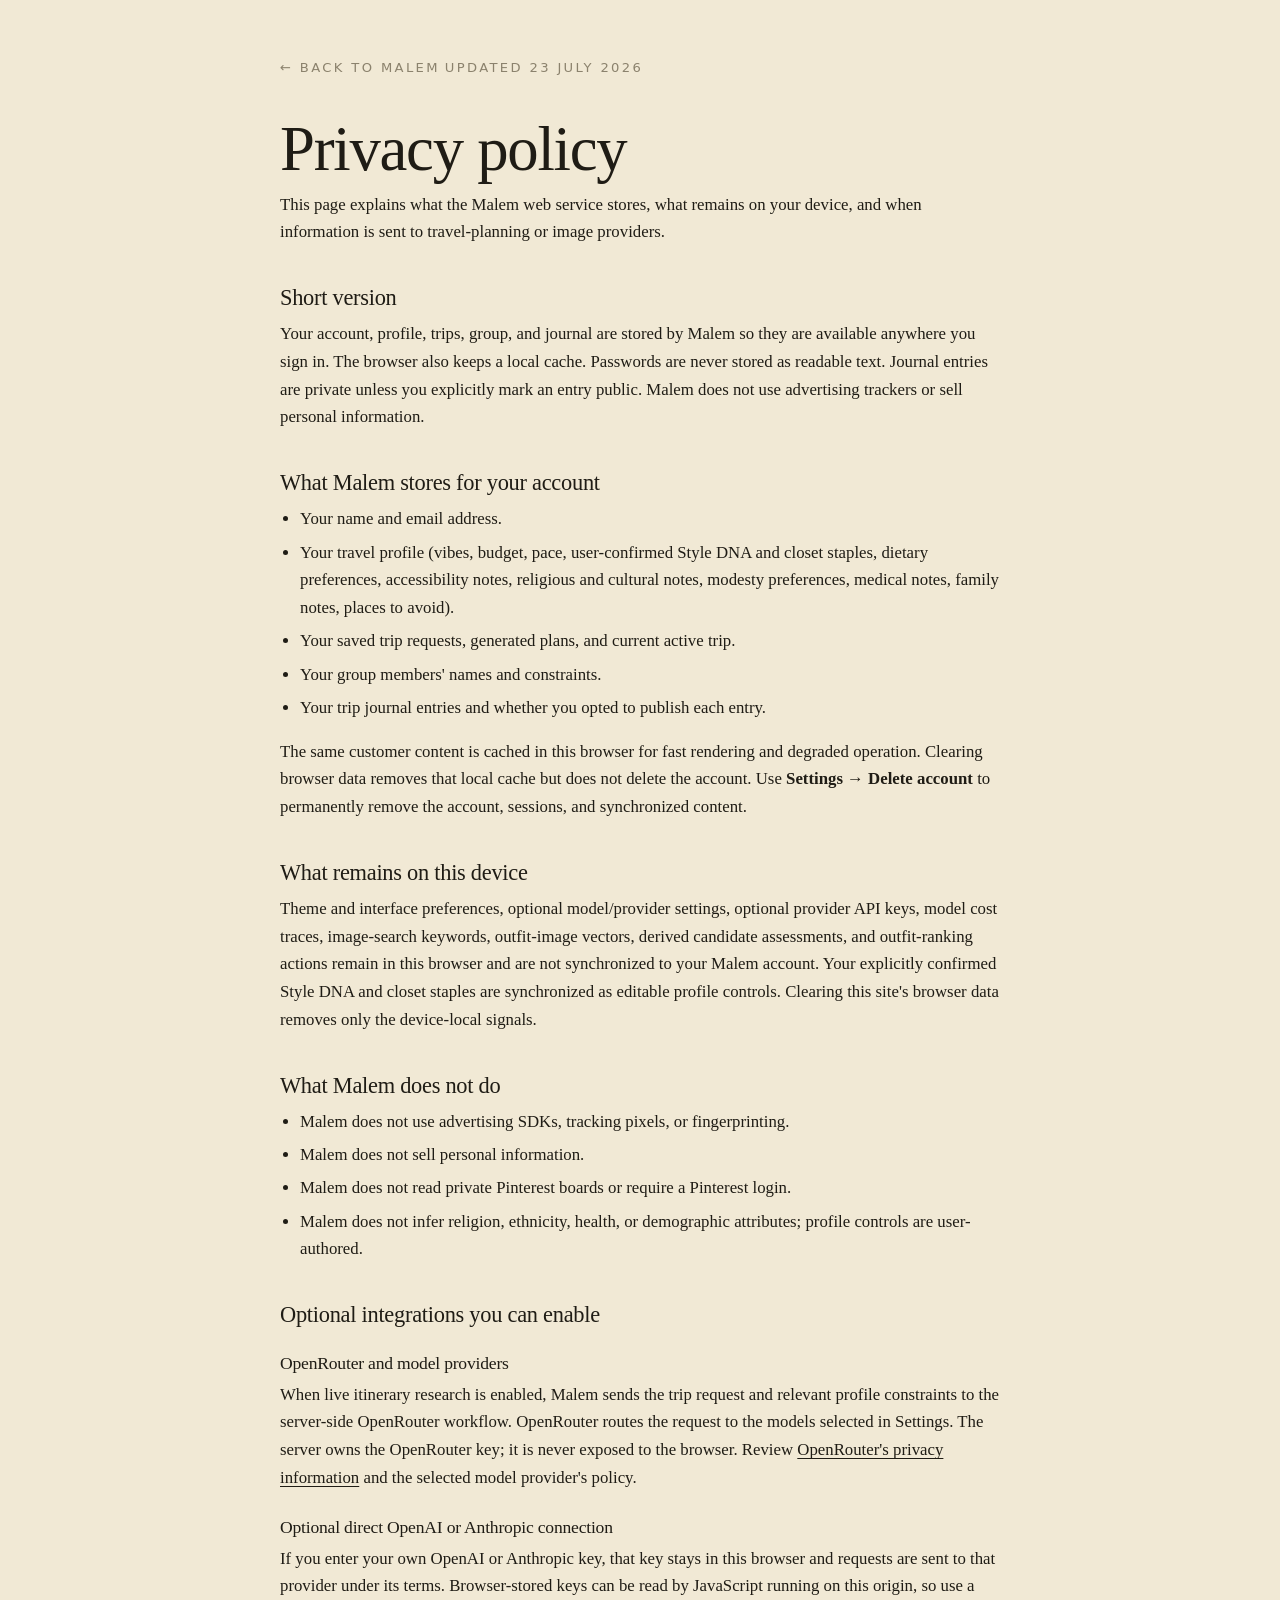
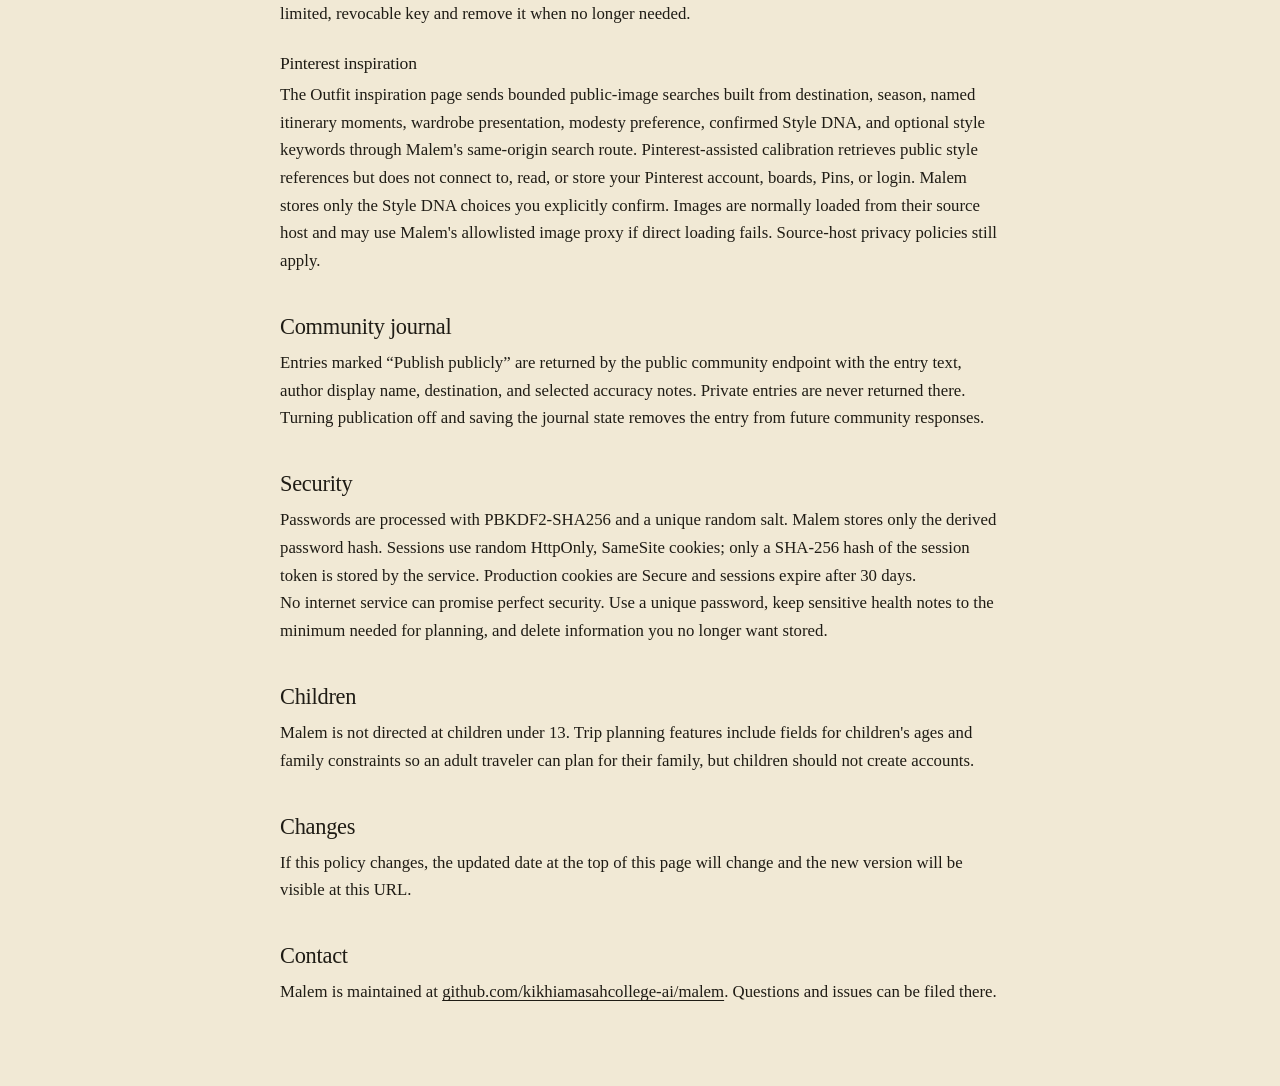
<file: privacy.html>
<!doctype html>
<html lang="en">
<head>
<meta charset="utf-8" />
<meta name="viewport" content="width=device-width,initial-scale=1,viewport-fit=cover" />
<title>Privacy policy — malem</title>
<meta name="description" content="How malem stores account and trip data, uses travel providers, and handles public journal entries." />
<link rel="icon" href="data:image/svg+xml,%3Csvg xmlns='http://www.w3.org/2000/svg' viewBox='0 0 100 100'%3E%3Ccircle cx='50' cy='50' r='6' fill='%231F1C15'/%3E%3C/svg%3E" />
<link rel="stylesheet" href="./styles.css" />
<style>
  body { padding: 3.5rem 1.5rem 5rem; }
  .doc { max-width: 720px; margin: 0 auto; }
  .doc h1 { margin-bottom: .6rem; }
  .doc h2 { margin: 2.5rem 0 .6rem; font-size: 1.4rem; }
  .doc h3 { margin: 1.6rem 0 .4rem; font-size: 1.1rem; }
  .doc p, .doc li { font-family: var(--font-serif); font-size: 1.05rem; line-height: 1.65; color: var(--ink); }
  .doc ul { padding-left: 1.25rem; margin: .5rem 0 1rem; display: grid; gap: .35rem; }
  .doc .updated { color: var(--ink-3); font-size: .82rem; letter-spacing: .18em; text-transform: uppercase; margin-bottom: 2rem; font-family: var(--font-sans); }
  .doc a.back {
    display: inline-flex; align-items: baseline; gap: .5rem;
    color: var(--ink-3); text-decoration: none; font-size: .82rem;
    letter-spacing: .18em; text-transform: uppercase; margin-bottom: 2.5rem;
  }
  .doc a.back:hover { color: var(--ink); }
</style>
</head>
<body>
<div class="doc">
  <a class="back" href="./">← Back to malem</a>

  <span class="updated">Updated 23 July 2026</span>
  <h1>Privacy policy</h1>
  <p>This page explains what the Malem web service stores, what remains on your device, and when information is sent to travel-planning or image providers.</p>

  <h2>Short version</h2>
  <p>Your account, profile, trips, group, and journal are stored by Malem so they are available anywhere you sign in. The browser also keeps a local cache. Passwords are never stored as readable text. Journal entries are private unless you explicitly mark an entry public. Malem does not use advertising trackers or sell personal information.</p>

  <h2>What Malem stores for your account</h2>
  <ul>
    <li>Your name and email address.</li>
    <li>Your travel profile (vibes, budget, pace, user-confirmed Style DNA and closet staples, dietary preferences, accessibility notes, religious and cultural notes, modesty preferences, medical notes, family notes, places to avoid).</li>
    <li>Your saved trip requests, generated plans, and current active trip.</li>
    <li>Your group members' names and constraints.</li>
    <li>Your trip journal entries and whether you opted to publish each entry.</li>
  </ul>
  <p>The same customer content is cached in this browser for fast rendering and degraded operation. Clearing browser data removes that local cache but does not delete the account. Use <strong>Settings → Delete account</strong> to permanently remove the account, sessions, and synchronized content.</p>

  <h2>What remains on this device</h2>
  <p>Theme and interface preferences, optional model/provider settings, optional provider API keys, model cost traces, image-search keywords, outfit-image vectors, derived candidate assessments, and outfit-ranking actions remain in this browser and are not synchronized to your Malem account. Your explicitly confirmed Style DNA and closet staples are synchronized as editable profile controls. Clearing this site's browser data removes only the device-local signals.</p>

  <h2>What Malem does not do</h2>
  <ul>
    <li>Malem does not use advertising SDKs, tracking pixels, or fingerprinting.</li>
    <li>Malem does not sell personal information.</li>
    <li>Malem does not read private Pinterest boards or require a Pinterest login.</li>
    <li>Malem does not infer religion, ethnicity, health, or demographic attributes; profile controls are user-authored.</li>
  </ul>

  <h2>Optional integrations you can enable</h2>

  <h3>OpenRouter and model providers</h3>
  <p>When live itinerary research is enabled, Malem sends the trip request and relevant profile constraints to the server-side OpenRouter workflow. OpenRouter routes the request to the models selected in Settings. The server owns the OpenRouter key; it is never exposed to the browser. Review <a href="https://openrouter.ai/privacy" target="_blank" rel="noopener">OpenRouter's privacy information</a> and the selected model provider's policy.</p>

  <h3>Optional direct OpenAI or Anthropic connection</h3>
  <p>If you enter your own OpenAI or Anthropic key, that key stays in this browser and requests are sent to that provider under its terms. Browser-stored keys can be read by JavaScript running on this origin, so use a limited, revocable key and remove it when no longer needed.</p>

  <h3>Pinterest inspiration</h3>
  <p>The Outfit inspiration page sends bounded public-image searches built from destination, season, named itinerary moments, wardrobe presentation, modesty preference, confirmed Style DNA, and optional style keywords through Malem's same-origin search route. Pinterest-assisted calibration retrieves public style references but does not connect to, read, or store your Pinterest account, boards, Pins, or login. Malem stores only the Style DNA choices you explicitly confirm. Images are normally loaded from their source host and may use Malem's allowlisted image proxy if direct loading fails. Source-host privacy policies still apply.</p>

  <h2>Community journal</h2>
  <p>Entries marked “Publish publicly” are returned by the public community endpoint with the entry text, author display name, destination, and selected accuracy notes. Private entries are never returned there. Turning publication off and saving the journal state removes the entry from future community responses.</p>

  <h2>Security</h2>
  <p>Passwords are processed with PBKDF2-SHA256 and a unique random salt. Malem stores only the derived password hash. Sessions use random HttpOnly, SameSite cookies; only a SHA-256 hash of the session token is stored by the service. Production cookies are Secure and sessions expire after 30 days.</p>
  <p>No internet service can promise perfect security. Use a unique password, keep sensitive health notes to the minimum needed for planning, and delete information you no longer want stored.</p>

  <h2>Children</h2>
  <p>Malem is not directed at children under 13. Trip planning features include fields for children's ages and family constraints so an adult traveler can plan for their family, but children should not create accounts.</p>

  <h2>Changes</h2>
  <p>If this policy changes, the updated date at the top of this page will change and the new version will be visible at this URL.</p>

  <h2>Contact</h2>
  <p>Malem is maintained at <a href="https://github.com/kikhiamasahcollege-ai/malem" target="_blank" rel="noopener">github.com/kikhiamasahcollege-ai/malem</a>. Questions and issues can be filed there.</p>
</div>
</body>
</html>
</file>
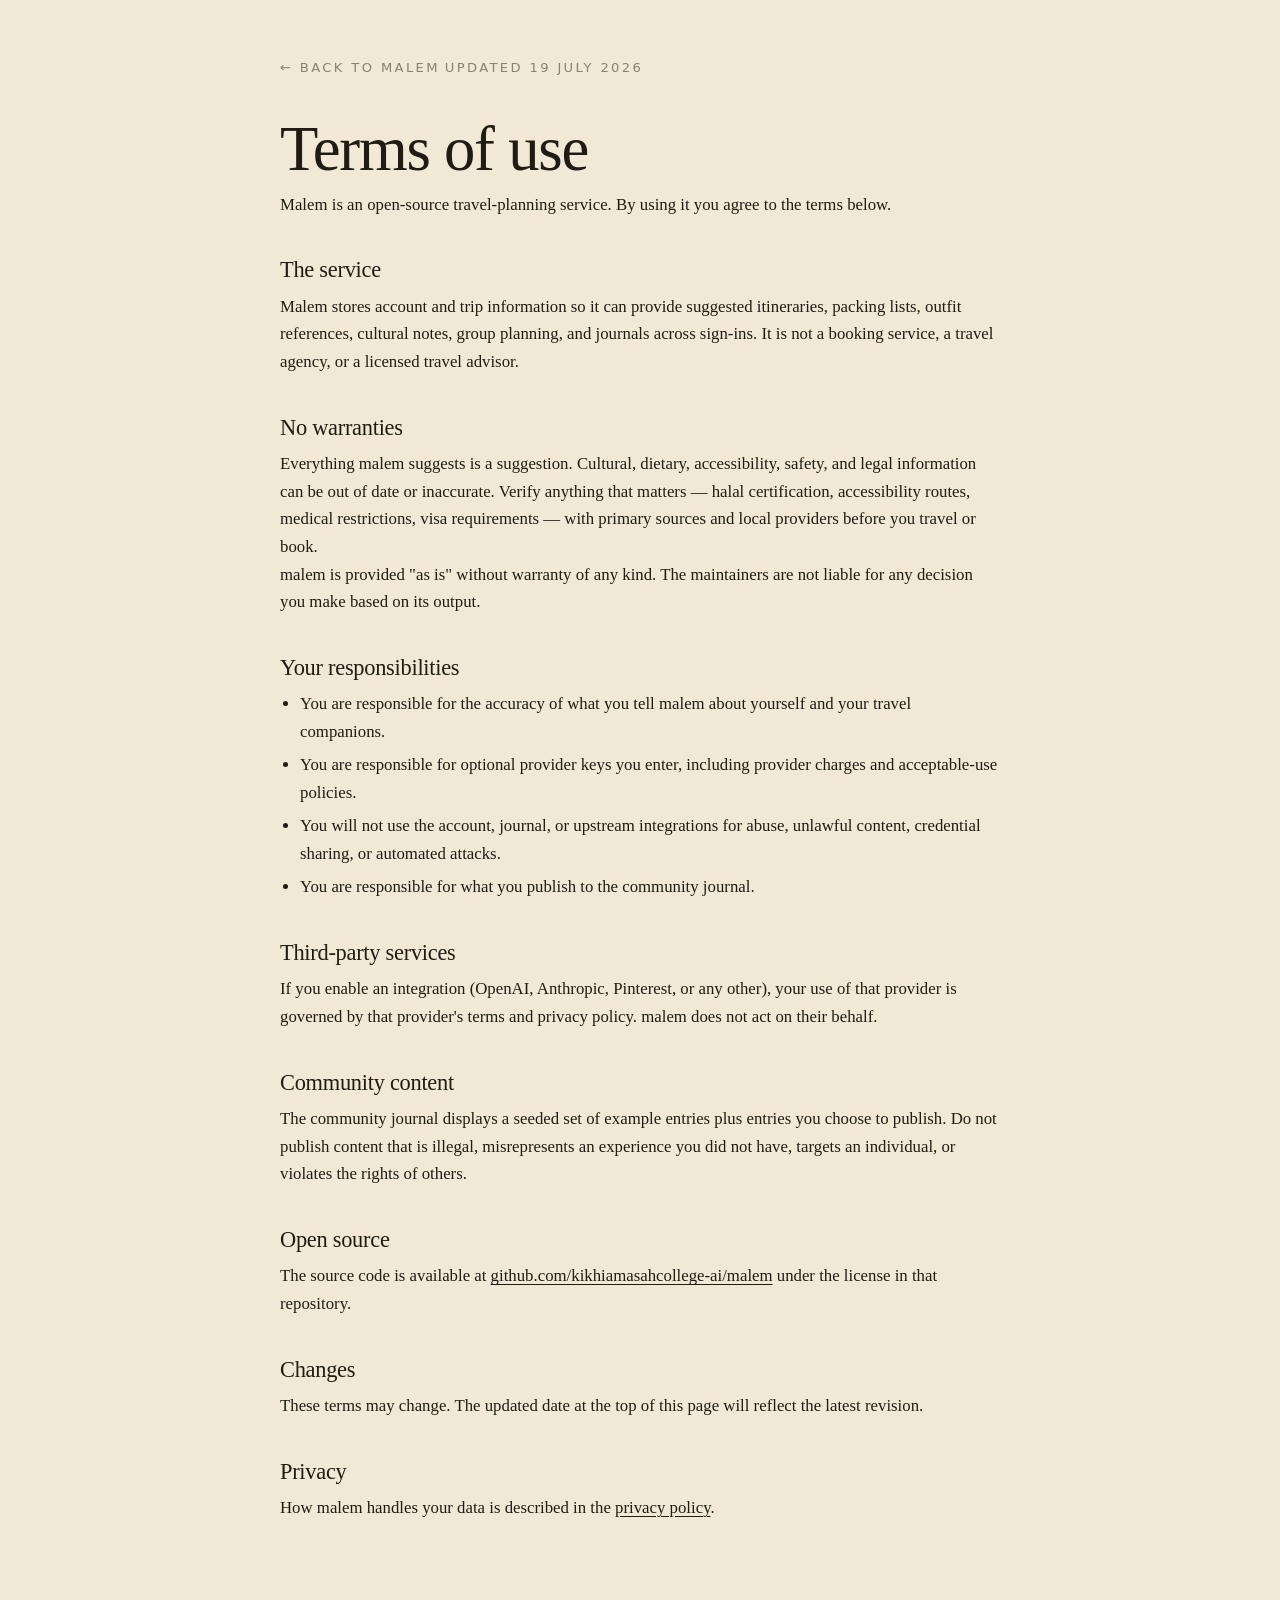
<file: terms.html>
<!doctype html>
<html lang="en">
<head>
<meta charset="utf-8" />
<meta name="viewport" content="width=device-width,initial-scale=1,viewport-fit=cover" />
<title>Terms of use — malem</title>
<meta name="description" content="Terms for using the malem travel-planning service." />
<link rel="icon" href="data:image/svg+xml,%3Csvg xmlns='http://www.w3.org/2000/svg' viewBox='0 0 100 100'%3E%3Ccircle cx='50' cy='50' r='6' fill='%231F1C15'/%3E%3C/svg%3E" />
<link rel="stylesheet" href="./styles.css" />
<style>
  body { padding: 3.5rem 1.5rem 5rem; }
  .doc { max-width: 720px; margin: 0 auto; }
  .doc h1 { margin-bottom: .6rem; }
  .doc h2 { margin: 2.5rem 0 .6rem; font-size: 1.4rem; }
  .doc p, .doc li { font-family: var(--font-serif); font-size: 1.05rem; line-height: 1.65; color: var(--ink); }
  .doc ul { padding-left: 1.25rem; margin: .5rem 0 1rem; display: grid; gap: .35rem; }
  .doc .updated { color: var(--ink-3); font-size: .82rem; letter-spacing: .18em; text-transform: uppercase; margin-bottom: 2rem; font-family: var(--font-sans); }
  .doc a.back {
    display: inline-flex; align-items: baseline; gap: .5rem;
    color: var(--ink-3); text-decoration: none; font-size: .82rem;
    letter-spacing: .18em; text-transform: uppercase; margin-bottom: 2.5rem;
  }
  .doc a.back:hover { color: var(--ink); }
</style>
</head>
<body>
<div class="doc">
  <a class="back" href="./">← Back to malem</a>

  <span class="updated">Updated 19 July 2026</span>
  <h1>Terms of use</h1>
  <p>Malem is an open-source travel-planning service. By using it you agree to the terms below.</p>

  <h2>The service</h2>
  <p>Malem stores account and trip information so it can provide suggested itineraries, packing lists, outfit references, cultural notes, group planning, and journals across sign-ins. It is not a booking service, a travel agency, or a licensed travel advisor.</p>

  <h2>No warranties</h2>
  <p>Everything malem suggests is a suggestion. Cultural, dietary, accessibility, safety, and legal information can be out of date or inaccurate. Verify anything that matters — halal certification, accessibility routes, medical restrictions, visa requirements — with primary sources and local providers before you travel or book.</p>
  <p>malem is provided "as is" without warranty of any kind. The maintainers are not liable for any decision you make based on its output.</p>

  <h2>Your responsibilities</h2>
  <ul>
    <li>You are responsible for the accuracy of what you tell malem about yourself and your travel companions.</li>
    <li>You are responsible for optional provider keys you enter, including provider charges and acceptable-use policies.</li>
    <li>You will not use the account, journal, or upstream integrations for abuse, unlawful content, credential sharing, or automated attacks.</li>
    <li>You are responsible for what you publish to the community journal.</li>
  </ul>

  <h2>Third-party services</h2>
  <p>If you enable an integration (OpenAI, Anthropic, Pinterest, or any other), your use of that provider is governed by that provider's terms and privacy policy. malem does not act on their behalf.</p>

  <h2>Community content</h2>
  <p>The community journal displays a seeded set of example entries plus entries you choose to publish. Do not publish content that is illegal, misrepresents an experience you did not have, targets an individual, or violates the rights of others.</p>

  <h2>Open source</h2>
  <p>The source code is available at <a href="https://github.com/kikhiamasahcollege-ai/malem" target="_blank" rel="noopener">github.com/kikhiamasahcollege-ai/malem</a> under the license in that repository.</p>

  <h2>Changes</h2>
  <p>These terms may change. The updated date at the top of this page will reflect the latest revision.</p>

  <h2>Privacy</h2>
  <p>How malem handles your data is described in the <a href="./privacy.html">privacy policy</a>.</p>
</div>
</body>
</html>
</file>
<file: styles.css>
/* malem — website first, mobile next.
   Classy cream palette. Refined system serif. Sidebar layout, one-topic pages. */

:root {
  color-scheme: light dark;

  /* Cream ground. Warm, soft, understated. */
  --bg:        #F1E9D5;
  --surface:   #F8F2E0;
  --surface-2: #E4D9BC;
  --line:      #D5C7A6;
  --hairline:  #C9BB99;

  /* Warm inks — near-black with a hint of umber. */
  --ink:   #1F1C15;
  --ink-2: #524A3D;
  --ink-3: #8B826D;

  /* Monochrome accent (classy). Warm camel used sparingly. */
  --accent:     #1F1C15;
  --accent-ink: #F8F2E0;
  --camel:      #8E6E4C;

  --focus: #55432B;

  --radius:    6px;
  --radius-sm: 4px;
  --radius-lg: 14px;

  --shadow: 0 1px 2px rgba(50, 36, 20, .04), 0 8px 24px rgba(50, 36, 20, .05);

  --font-serif: 'Iowan Old Style', 'Palatino', 'Palatino Linotype', 'Book Antiqua', 'Georgia', serif;
  --font-sans:  system-ui, -apple-system, 'Helvetica Neue', 'Segoe UI', Roboto, Arial, sans-serif;
}

.global-status {
  position: fixed;
  z-index: 1000;
  right: 1rem;
  bottom: 1rem;
  max-width: min(28rem, calc(100vw - 2rem));
  padding: .75rem 1rem;
  border: 1px solid var(--line);
  border-radius: var(--radius);
  background: var(--surface);
  color: var(--ink);
  box-shadow: var(--shadow);
  transition: opacity .2s ease, transform .2s ease;
}
.global-status:empty {
  pointer-events: none;
  opacity: 0;
  transform: translateY(.5rem);
}

.server-required {
  width: min(38rem, calc(100% - 2rem));
  margin: 12vh auto;
  padding: clamp(1.5rem, 5vw, 3rem);
  border: 1px solid var(--hairline);
  border-radius: var(--radius-lg);
  background: var(--surface);
}
.server-required h1 { margin: .5rem 0 1rem; }
.server-required code { font-size: .9em; }

@media (prefers-color-scheme: dark) {
  :root {
    --bg:        #16130E;
    --surface:   #1E1A13;
    --surface-2: #2A2318;
    --line:      #38301F;
    --hairline:  #47402D;

    --ink:   #F3EBD3;
    --ink-2: #C5B99A;
    --ink-3: #948970;

    --accent:     #F3EBD3;
    --accent-ink: #16130E;
    --camel:      #C7A279;

    --focus: #C0AA82;
  }
}
:root[data-theme="dark"] {
  --bg:#16130E; --surface:#1E1A13; --surface-2:#2A2318;
  --line:#38301F; --hairline:#47402D;
  --ink:#F3EBD3; --ink-2:#C5B99A; --ink-3:#948970;
  --accent:#F3EBD3; --accent-ink:#16130E; --camel:#C7A279; --focus:#C0AA82;
}
:root[data-theme="light"] {
  --bg:#F1E9D5; --surface:#F8F2E0; --surface-2:#E4D9BC;
  --line:#D5C7A6; --hairline:#C9BB99;
  --ink:#1F1C15; --ink-2:#524A3D; --ink-3:#8B826D;
  --accent:#1F1C15; --accent-ink:#F8F2E0; --camel:#8E6E4C; --focus:#55432B;
}

*, *::before, *::after { box-sizing: border-box; }
html, body { margin: 0; padding: 0; }
body {
  font-family: var(--font-sans);
  color: var(--ink);
  background: var(--bg);
  line-height: 1.55;
  -webkit-font-smoothing: antialiased;
  min-height: 100vh;
  font-size: 15px;
}

/* Typography */
h1, h2, h3, h4, h5 {
  font-family: var(--font-serif); font-weight: 400;
  letter-spacing: -.012em; text-wrap: balance; margin: 0;
}
h1 { font-size: clamp(2.4rem, 3.4vw + 1.2rem, 4rem); line-height: 1; letter-spacing: -.02em; }
h2 { font-size: clamp(1.6rem, 1.4vw + 1.2rem, 2rem); line-height: 1.1; }
h3 { font-size: 1.3rem; line-height: 1.2; }
h4 { font-size: 1.05rem; line-height: 1.3; }
p, li { margin: 0; }

a { color: var(--ink); text-decoration: underline; text-underline-offset: 3px; text-decoration-thickness: 1px; }
a:hover { color: var(--camel); }
:focus-visible { outline: 2px solid var(--focus); outline-offset: 3px; border-radius: 3px; }

.eyebrow {
  font-family: var(--font-sans); font-size: .7rem;
  letter-spacing: .22em; text-transform: uppercase;
  color: var(--ink-3); font-weight: 500;
}
.serif { font-family: var(--font-serif); font-weight: 400; }
.rule {
  height: 1px; background: var(--hairline);
  border: 0; margin: 1.25rem 0;
}

/* Buttons */
.btn {
  appearance: none; border: 1px solid transparent;
  padding: .75rem 1.25rem; border-radius: 999px;
  font: inherit; font-weight: 500;
  cursor: pointer; letter-spacing: .01em;
  transition: transform .05s ease, background .15s, color .15s, border-color .15s;
}
.btn.primary { background: var(--accent); color: var(--accent-ink); }
.btn.primary:hover { filter: brightness(1.08); }
.btn.primary:active { transform: translateY(1px); }
.btn.ghost { background: transparent; color: var(--ink); border-color: var(--line); }
.btn.ghost:hover { background: var(--surface-2); }
.btn.link { padding: 0; background: none; color: var(--ink); border: 0; text-decoration: underline; }
.btn.link:hover { color: var(--camel); }

/* Form fields */
.stack { display: grid; gap: 1rem; }
.field { display: grid; gap: .35rem; }
.field > span:not(.hint) {
  font-family: var(--font-sans); font-size: .72rem;
  letter-spacing: .18em; text-transform: uppercase; color: var(--ink-3);
}
input[type="text"], input[type="email"], input[type="password"],
input[type="number"], input[type="date"], select, textarea {
  width: 100%;
  font: inherit;
  color: var(--ink);
  background: transparent;
  border: 0; border-bottom: 1px solid var(--hairline);
  border-radius: 0; padding: .5rem 0;
  outline: none;
}
input:focus, select:focus, textarea:focus {
  border-bottom-color: var(--ink);
}
select { background-image: none; appearance: none; padding-right: 1.25rem; cursor: pointer; }
textarea {
  border: 1px solid var(--hairline); padding: .55rem .7rem; border-radius: var(--radius-sm);
  resize: vertical; min-height: 4.5rem; background: var(--surface);
}
.inline-check { display: inline-flex; align-items: center; gap: .5rem; font-size: .95rem; }

.hint { color: var(--ink-3); font-size: .88rem; }

/* Chips */
.chips { display: flex; flex-wrap: wrap; gap: .35rem; }
.chips label {
  position: relative; cursor: pointer;
  border: 1px solid var(--hairline); border-radius: 999px;
  padding: .4rem .8rem; background: transparent;
  color: var(--ink-2); font-size: .85rem; user-select: none;
}
.chips label:hover { background: var(--surface-2); }
.chips input { position: absolute; opacity: 0; inset: 0; cursor: pointer; }
.chips label:has(input:checked) {
  background: var(--ink); color: var(--accent-ink); border-color: var(--ink);
}
.radio-row { display: flex; gap: 1rem; flex-wrap: wrap; }

/* --- Gate screens (auth + trip setup) --- */
.gate {
  min-height: 100dvh;
  display: grid; place-items: center;
  padding: 2rem 1.5rem;
}
.gate[hidden] { display: none; }
.gate-card { width: 100%; max-width: 460px; }
.gate .brand {
  display: flex; align-items: baseline; gap: .5rem; margin-bottom: 3rem;
  font-family: var(--font-serif); font-size: 1.4rem;
}
.gate .brand .dot {
  width: 6px; height: 6px; border-radius: 50%; background: var(--ink);
  transform: translateY(-.15em);
}
.gate .brand .tag { color: var(--ink-3); font-family: var(--font-sans); font-size: .7rem; letter-spacing: .22em; text-transform: uppercase; margin-left: auto; }

.gate h1 { margin-bottom: .5rem; }
.gate .lede { color: var(--ink-2); margin-bottom: 2rem; max-width: 32ch; font-size: 1.05rem; }
.gate .form-actions { display: flex; gap: .75rem; margin-top: 1.75rem; align-items: center; }
.gate .form-actions .btn { flex: 1; }
.gate .auth-switch { display: block; margin-top: 1.5rem; color: var(--ink-3); font-size: .88rem; }
.gate .auth-switch a { color: var(--ink); text-decoration: underline; }

.gate .two-col {
  display: grid; gap: 1rem 1.25rem;
  grid-template-columns: repeat(auto-fit, minmax(180px, 1fr));
}
.gate .vibe-grid {
  display: grid; gap: .5rem; margin-top: .5rem;
  grid-template-columns: repeat(auto-fit, minmax(160px, 1fr));
}
.gate .vibe-tile {
  position: relative; cursor: pointer;
  border: 1px solid var(--hairline); border-radius: var(--radius);
  padding: .7rem .85rem; background: var(--surface); display: grid; gap: .1rem;
}
.gate .vibe-tile:hover { border-color: var(--ink-2); }
.gate .vibe-tile input { position: absolute; opacity: 0; inset: 0; cursor: pointer; }
.gate .vibe-tile[data-selected="true"] { border-color: var(--ink); background: var(--surface-2); }
.gate .vibe-tile .title { font-family: var(--font-serif); font-size: 1rem; }
.gate .vibe-tile .sub { color: var(--ink-3); font-size: .78rem; }

.save-note { color: var(--ink-3); font-size: .85rem; }

/* --- First-run profile survey --- */
.profile-onboarding {
  min-height: 100dvh;
  background: var(--bg);
}
.profile-onboarding[hidden] { display: none; }
.profile-onboarding-top {
  position: sticky; top: 0; z-index: 10;
  display: flex; align-items: center; justify-content: space-between; gap: 1rem;
  padding: 1rem clamp(1.25rem, 4vw, 3.5rem);
  border-bottom: 1px solid var(--hairline);
  background: color-mix(in srgb, var(--bg) 92%, transparent);
  backdrop-filter: blur(10px);
}
.profile-onboarding-top .brand {
  display: flex; align-items: baseline; gap: .5rem;
  font-family: var(--font-serif); font-size: 1.4rem;
}
.profile-onboarding-top .dot {
  width: 6px; height: 6px; border-radius: 50%; background: var(--ink);
  transform: translateY(-.15em);
}
.profile-onboarding-top .tag {
  margin-left: .35rem; color: var(--ink-3);
  font-family: var(--font-sans); font-size: .68rem;
  letter-spacing: .2em; text-transform: uppercase;
}
.profile-onboarding-main {
  width: min(780px, calc(100% - 2.5rem));
  margin: 0 auto;
  padding: clamp(3rem, 7vw, 5.5rem) 0 5rem;
}
.profile-onboarding-intro {
  padding-bottom: 2rem;
  border-bottom: 1px solid var(--hairline);
}
.profile-onboarding-intro .eyebrow { display: block; margin-bottom: .8rem; }
.profile-onboarding-intro h1 { margin-bottom: .75rem; }
.profile-onboarding-intro .kicker {
  max-width: 52ch; color: var(--ink-2);
  font-family: var(--font-serif); font-size: 1.2rem;
  margin-bottom: .75rem;
}
.profile-form .fieldset {
  border: 0; padding: 0; margin: 2rem 0 0; display: grid; gap: .75rem;
}
.profile-form .fieldset > legend {
  padding: 0; font-family: var(--font-serif); font-size: 1.15rem; margin-bottom: .35rem;
}
.profile-form .fieldset.two-col {
  grid-template-columns: repeat(auto-fit, minmax(180px, 1fr));
}
.profile-form .fieldset.two-col > legend { grid-column: 1 / -1; }
.style-dna-profile {
  display: grid; gap: 1.1rem;
  margin-top: .55rem; padding-top: 1rem;
  border-top: 1px solid var(--hairline);
}
.field-label {
  display: block; margin-bottom: .45rem;
  color: var(--ink-2); font-size: .82rem; letter-spacing: .03em;
}
.style-range-grid {
  display: grid; gap: 1rem;
  grid-template-columns: repeat(auto-fit, minmax(180px, 1fr));
}
.range-field { gap: .35rem; }
.range-field > span { display: flex; justify-content: space-between; gap: .75rem; }
.range-field output { color: var(--ink-3); font-variant-numeric: tabular-nums; }
.range-field input[type="range"] { width: 100%; accent-color: var(--ink); }
.range-field small { color: var(--ink-3); font-size: .7rem; }
.profile-onboarding .sheet-actions {
  position: sticky; bottom: 0; z-index: 5;
  margin-top: 2.5rem; padding: 1rem 0;
  background: color-mix(in srgb, var(--bg) 92%, transparent);
  backdrop-filter: blur(8px);
  border-top: 1px solid var(--hairline);
}

/* --- Dashboard shell: sidebar + main --- */
.dash {
  display: grid;
  grid-template-columns: 240px 1fr;
  min-height: 100vh;
}
.dash[hidden] { display: none; }

.sidebar {
  border-right: 1px solid var(--hairline);
  padding: 2rem 1.25rem 1.25rem;
  display: flex; flex-direction: column;
  gap: 2rem;
  position: sticky; top: 0; height: 100vh; overflow-y: auto;
}
.sidebar .brand {
  display: flex; align-items: baseline; gap: .5rem;
  font-family: var(--font-serif); font-size: 1.4rem;
}
.sidebar .brand .dot {
  width: 5px; height: 5px; border-radius: 50%; background: var(--ink);
  transform: translateY(-.2em);
}
.sidebar .brand .tag { margin-left: auto; font-family: var(--font-sans); font-size: .68rem; letter-spacing: .22em; text-transform: uppercase; color: var(--ink-3); }

.side-nav {
  display: grid; gap: .05rem; margin-top: .5rem;
}
.side-nav a {
  display: flex; align-items: baseline; gap: .55rem;
  color: var(--ink-2); text-decoration: none;
  font-size: .94rem; padding: .5rem .5rem .5rem 0;
  letter-spacing: .01em; border-radius: 0;
}
.side-nav a::before {
  content: ''; width: 4px; height: 4px; border-radius: 50%;
  background: transparent; border: 1px solid var(--ink-3);
  transform: translateY(-.15em);
  transition: background .15s, border-color .15s;
}
.side-nav a:hover { color: var(--ink); }
.side-nav a:hover::before { border-color: var(--ink); }
.side-nav a.is-active {
  color: var(--ink); font-family: var(--font-serif); font-weight: 400;
}
.side-nav a.is-active::before { background: var(--ink); border-color: var(--ink); }

.side-context {
  margin-top: auto;
  padding-top: 1.25rem;
  border-top: 1px solid var(--hairline);
  display: grid; gap: .8rem;
}
.side-context .who {
  font-family: var(--font-serif); font-size: 1.05rem;
}
.side-context .trip { color: var(--ink-3); font-size: .82rem; line-height: 1.4; }
.side-context .actions { display: flex; flex-wrap: wrap; gap: .35rem; margin-top: .25rem; }
.side-context .actions button {
  border: 0; background: transparent; padding: .1rem 0;
  color: var(--ink-3); font: inherit; font-size: .78rem; letter-spacing: .12em; text-transform: uppercase;
  cursor: pointer; margin-right: 1rem;
}
.side-context .actions button:hover { color: var(--ink); }

/* Mobile sidebar toggle */
.side-toggle {
  display: none;
  position: fixed; top: 1rem; left: 1rem; z-index: 30;
  background: var(--surface); border: 1px solid var(--hairline); border-radius: 999px;
  padding: .5rem .8rem; font: inherit; font-size: .82rem;
  color: var(--ink); cursor: pointer;
}

/* Desktop sidebar collapse control */
.sidebar-collapse {
  position: fixed; top: 1.2rem; left: calc(240px - 1.125rem); z-index: 31;
  width: 2.25rem; height: 2.25rem; display: grid; place-items: center;
  border: 1px solid color-mix(in srgb, var(--ink) 28%, var(--hairline)); border-radius: 999px;
  background: var(--surface); color: var(--ink); cursor: pointer;
  transition: left .2s ease, transform .2s ease, box-shadow .2s ease;
}
.sidebar-collapse:hover { box-shadow: var(--shadow); transform: scale(1.05); }
.sidebar-collapse:focus-visible { outline: 2px solid var(--ink); outline-offset: 3px; }
.sidebar-collapse-icon { width: 1.15rem; height: 1.15rem; display: grid; place-items: center; transition: transform .2s ease; }
.sidebar-collapse-icon svg { width: 100%; height: 100%; fill: none; stroke: currentColor; stroke-width: 2; stroke-linecap: round; stroke-linejoin: round; }
.dash[data-sidebar-collapsed="true"] { grid-template-columns: 1fr; }
.dash[data-sidebar-collapsed="true"] .sidebar { display: none; }
.dash[data-sidebar-collapsed="true"] .sidebar-collapse { left: 1rem; }
.dash[data-sidebar-collapsed="true"] .sidebar-collapse-icon { transform: rotate(180deg); }

/* Main content area */
.content {
  padding: 3.5rem 2.5rem 4rem;
  max-width: 900px;
  width: 100%;
  margin-inline: auto;
}
.page[hidden] { display: none; }
.page-head { margin-bottom: 2.5rem; }
.page-head .eyebrow { display: block; margin-bottom: .8rem; }
.page-head h1 { margin-bottom: .6rem; }
.page-head .kicker { color: var(--ink-2); font-family: var(--font-serif); font-size: 1.2rem; max-width: 40ch; }

/* --- Itinerary page: quick summary strip --- */
.summary {
  display: grid; gap: 1.5rem;
  grid-template-columns: 1fr;
  padding: 1.75rem 1.5rem;
  border: 1px solid var(--hairline); border-radius: var(--radius-lg);
  background: var(--surface);
  margin-bottom: 2.5rem;
}
@media (min-width: 720px) {
  .summary { grid-template-columns: 1fr 1fr; }
}
.summary .cell .eyebrow { display: block; margin-bottom: .5rem; }
.summary .weather-note {
  font-family: var(--font-serif); font-size: 1.35rem;
  line-height: 1.25;
}
.summary .palette {
  display: flex; gap: .55rem; align-items: center;
  margin-top: .3rem;
}
.summary .swatch {
  width: 42px; height: 42px; border-radius: 50%;
  border: 1px solid var(--hairline);
  box-shadow: inset 0 0 0 1px rgba(255,255,255,.15);
}
.summary .palette-note {
  color: var(--ink-2); font-size: .92rem;
  margin-top: .55rem; font-family: var(--font-serif); font-style: italic;
}

.trip-badges {
  display: flex; gap: 1.25rem; margin-bottom: 2rem; flex-wrap: wrap;
  color: var(--ink-2); font-family: var(--font-serif); font-size: 1.05rem;
}
.trip-badges span { border-left: 1px solid var(--hairline); padding-left: 1.25rem; }
.trip-badges span:first-child { border-left: 0; padding-left: 0; }

/* Itinerary days */
.itin-day {
  padding: 2rem 0;
  border-top: 1px solid var(--hairline);
}
.itin-day:first-of-type { border-top: 0; padding-top: 0; }
.itin-day > header {
  display: flex; justify-content: space-between; align-items: baseline;
  gap: 1rem; flex-wrap: wrap; margin-bottom: 1.25rem;
}
.itin-day > header h3 { font-size: 1.6rem; }
.itin-day > header .theme { color: var(--ink-2); font-style: italic; font-family: var(--font-serif); }

.itin-block {
  display: grid; grid-template-columns: 96px 1fr;
  gap: 1rem; padding: .65rem 0;
  border-top: 1px dashed var(--hairline);
}
.itin-block:first-of-type { border-top: 0; }
.itin-block .when {
  color: var(--ink-3); font-variant-numeric: tabular-nums;
  font-size: .85rem;
}
.itin-block .what strong { display: block; font-family: var(--font-serif); font-weight: 400; font-size: 1.1rem; }
.itin-block .what small { color: var(--ink-3); font-size: .78rem; letter-spacing: .12em; text-transform: uppercase; }
.itin-block .respects { display: flex; flex-wrap: wrap; gap: .3rem; margin-top: .4rem; }
.itin-block .respects span {
  font-size: .7rem; padding: .12rem .55rem; border-radius: 999px;
  background: var(--surface-2); color: var(--ink-2); border: 1px solid var(--hairline);
}

/* --- Outfits page — Pinterest-style masonry --- */
.moodboard {
  columns: 4 200px;
  column-gap: 1rem;
  margin-top: 1rem;
}
.moodboard .pin {
  break-inside: avoid;
  margin: 0 0 1rem;
  background: var(--surface);
  border: 1px solid var(--hairline);
  border-radius: var(--radius-lg);
  overflow: hidden;
  display: block;
  transition: transform .2s ease, box-shadow .2s ease;
}
.moodboard .pin:hover { transform: translateY(-2px); box-shadow: var(--shadow); }
.pin .thumb {
  aspect-ratio: var(--ar, 3/4);
  position: relative;
  overflow: hidden;
  background:
    radial-gradient(ellipse at 25% 20%, rgba(255,255,240,.14), transparent 55%),
    radial-gradient(ellipse at 80% 90%, rgba(0,0,0,.14),   transparent 55%),
    linear-gradient(155deg, var(--tone-a, #E4D9BC) 0%, var(--tone-b, #D5C7A6) 100%);
}
.pin .thumb::after {
  content: ''; position: absolute; inset: 0;
  background-image:
    url("data:image/svg+xml;utf8,<svg xmlns='http://www.w3.org/2000/svg' width='120' height='120'><filter id='n'><feTurbulence type='fractalNoise' baseFrequency='0.9' numOctaves='2' stitchTiles='stitch'/><feColorMatrix values='0 0 0 0 0.05  0 0 0 0 0.04  0 0 0 0 0.03  0 0 0 0.15 0'/></filter><rect width='100%25' height='100%25' filter='url(%23n)'/></svg>");
  opacity: .5; mix-blend-mode: overlay;
  pointer-events: none;
}
.pin .thumb img {
  position: absolute; inset: 0;
  width: 100%; height: 100%;
  object-fit: cover; z-index: 2;
  background: transparent;
}
.pin .thumb .motif {
  position: absolute; bottom: 14px; left: 16px; right: 16px;
  font-family: var(--font-serif); font-style: italic; font-weight: 400;
  color: rgba(255, 250, 235, .78);
  font-size: 1.55rem; line-height: 1.1; letter-spacing: -.01em;
  text-shadow: 0 1px 2px rgba(30, 20, 10, .3);
  pointer-events: none;
  z-index: 1;
}
.pin .thumb .motif.small { font-size: 1.05rem; }
.pin .caption { padding: .8rem 1rem 1rem; }
.pin .caption .eyebrow { display: block; margin-bottom: .3rem; }
.pin .caption .name {
  font-family: var(--font-serif); font-size: 1.02rem; line-height: 1.3;
}
.pin .caption .meta { color: var(--ink-3); font-size: .78rem; margin-top: .35rem; letter-spacing: .05em; }

/* Hero pin — full look on one tile */
.pin--hero .caption { padding: 1rem 1.15rem 1.15rem; }
.pin--hero .look-items {
  list-style: none; padding: 0; margin: .3rem 0 0;
  display: grid; gap: .3rem;
  font-family: var(--font-serif);
}
.pin--hero .look-items li {
  display: grid; grid-template-columns: 76px 1fr; gap: .55rem;
  border-top: 1px solid var(--hairline); padding-top: .3rem;
  font-size: .95rem; line-height: 1.35;
}
.pin--hero .look-items li:first-child { border-top: 0; padding-top: 0; }
.pin--hero .look-items .k {
  color: var(--ink-3); font-family: var(--font-sans);
  font-size: .68rem; letter-spacing: .18em; text-transform: uppercase;
  padding-top: .25rem;
}

.outfit-day-head {
  padding: 2rem 0 1rem;
  border-top: 1px solid var(--hairline);
  margin-top: 1rem;
}
.outfit-day-head:first-child { border-top: 0; padding-top: 0; margin-top: 0; }
.outfit-day-head h3 { font-size: 1.45rem; }
.outfit-day-head .theme { color: var(--ink-3); font-style: italic; font-family: var(--font-serif); }

.image-source {
  color: var(--ink-3); font-size: .78rem; margin-top: 2rem;
  border-top: 1px solid var(--hairline); padding-top: 1rem;
}

/* --- Packing page --- */
.pack-controls {
  display: grid; gap: 1.25rem;
  padding: 1.5rem;
  border: 1px solid var(--hairline);
  border-radius: var(--radius-lg);
  background: var(--surface);
  margin-bottom: 2rem;
}
.pack-controls[hidden] { display: none; }
.pack-grid {
  display: grid; gap: 1.5rem;
  grid-template-columns: repeat(auto-fit, minmax(280px, 1fr));
}
.pack-list h4 { display: flex; align-items: baseline; gap: .6rem; margin-bottom: .55rem; }
.pack-list h4 .count { color: var(--ink-3); font-size: .78rem; letter-spacing: .12em; text-transform: uppercase; font-family: var(--font-sans); }
.pack-list ul { list-style: none; padding: 0; display: grid; gap: .4rem; }
.pack-list li {
  padding-left: 1rem; position: relative;
  border-bottom: 1px dashed var(--hairline); padding-bottom: .35rem;
}
.pack-list li::before {
  content: ''; width: 4px; height: 4px; border-radius: 50%;
  background: var(--ink); position: absolute; left: 0; top: .5em;
}
.pack-list li .why { display: block; color: var(--ink-3); font-size: .82rem; }
.pack-list[data-tone="warn"] li::before { background: var(--camel); }

.reminders { margin-top: 2.5rem; border-top: 1px solid var(--hairline); padding-top: 1.5rem; }
.reminders h3 { margin-bottom: 1rem; }
.reminders ol { list-style: none; padding: 0; display: grid; gap: .55rem; }
.reminders li {
  display: grid; grid-template-columns: 160px 1fr; gap: 1rem;
  padding: .6rem 0; border-top: 1px dashed var(--hairline);
}
.reminders li:first-child { border-top: 0; }
.reminders .when { font-family: var(--font-serif); color: var(--ink); }

/* --- Discover Now --- */
.plans {
  display: grid; gap: 1.5rem;
  grid-template-columns: repeat(auto-fit, minmax(260px, 1fr));
  margin-top: 1rem;
}
.plan {
  border: 1px solid var(--hairline); border-radius: var(--radius-lg);
  background: var(--surface); padding: 1.5rem; display: grid; gap: .6rem;
}
.plan header { display: flex; justify-content: space-between; align-items: baseline; gap: .5rem; }
.plan header h4 { font-size: 1.2rem; }
.plan .badge { font-size: .68rem; letter-spacing: .18em; text-transform: uppercase; color: var(--ink-3); }
.plan ol { padding-left: 1.1rem; margin: 0; display: grid; gap: .3rem; }
.plan .plan-why { color: var(--ink-3); font-size: .88rem; margin: 0; font-style: italic; font-family: var(--font-serif); }

/* --- Local --- */
.places {
  display: grid; gap: 1.5rem;
  grid-template-columns: repeat(auto-fit, minmax(260px, 1fr));
  margin-top: 1rem;
}
.place {
  border: 1px solid var(--hairline); border-radius: var(--radius-lg);
  background: var(--surface); padding: 1.4rem 1.5rem; display: grid; gap: .35rem;
}
.place header { display: flex; justify-content: space-between; align-items: baseline; gap: .5rem; }
.place header h4 { font-size: 1.15rem; }
.place .type {
  font-size: .68rem; padding: .1rem .55rem; border-radius: 999px;
  color: var(--ink-3); border: 1px solid var(--hairline);
  text-transform: capitalize; letter-spacing: .08em;
}
.place .sub { color: var(--ink-2); font-family: var(--font-serif); font-size: 1rem; margin: 0; }
.place .score { color: var(--ink-3); font-size: .82rem; }
.place .traffic { font-size: .78rem; color: var(--ink-3); }

/* --- What to Expect --- */
.expect-grid {
  display: grid; gap: 1.5rem;
  grid-template-columns: repeat(auto-fit, minmax(280px, 1fr));
}
.expect-card {
  border: 1px solid var(--hairline);
  border-radius: var(--radius-lg);
  background: var(--surface);
  padding: 1.35rem 1.5rem;
}
.expect-card h4 { margin-bottom: .5rem; }
.expect-card p { font-family: var(--font-serif); font-size: 1.03rem; line-height: 1.5; }
.expect-meta {
  margin-top: .8rem; display: flex; flex-wrap: wrap; gap: .4rem;
  font-size: .72rem; color: var(--ink-3); letter-spacing: .12em; text-transform: uppercase;
}
.expect-meta span::before { content: '· '; color: var(--hairline); }
.expect-meta span:first-child::before { content: ''; }

/* --- Group + Journal --- */
.group-grid {
  display: grid; gap: 2rem;
  grid-template-columns: repeat(auto-fit, minmax(320px, 1fr));
}
.subhead { font-family: var(--font-serif); font-size: 1.35rem; margin-bottom: .35rem; }
.subhead + .hint { margin-bottom: .8rem; }

.members { list-style: none; padding: 0; display: grid; gap: .8rem; margin: 1rem 0; }
.member {
  padding: .8rem 0;
  border-bottom: 1px solid var(--hairline);
  display: grid; gap: .3rem;
}
.member header { display: flex; justify-content: space-between; gap: 1rem; align-items: baseline; }
.member header strong { font-family: var(--font-serif); font-size: 1.08rem; font-weight: 400; }
.member .age { color: var(--ink-3); font-size: .78rem; letter-spacing: .12em; text-transform: uppercase; }
.member .cons { color: var(--ink-2); font-size: .95rem; font-family: var(--font-serif); }
.member .remove {
  border: 0; background: transparent; color: var(--ink-3); font: inherit;
  font-size: .78rem; letter-spacing: .12em; text-transform: uppercase; cursor: pointer;
}
.member .remove:hover { color: var(--camel); }

.tally { display: grid; gap: .5rem; margin: 1rem 0 1.25rem; }
.tally .row { display: grid; grid-template-columns: 1fr auto; gap: .5rem; align-items: center; }
.tally .row .name { font-family: var(--font-serif); font-size: 1rem; }
.tally .row .bar { grid-column: 1 / -1; height: 2px; background: var(--surface-2); overflow: hidden; }
.tally .row .bar span { display: block; height: 100%; background: var(--ink); transition: width .3s ease; }
.shared-summary {
  padding: 1.25rem; margin-top: 1rem;
  border: 1px solid var(--hairline); border-radius: var(--radius);
  font-family: var(--font-serif); font-size: 1rem; line-height: 1.5;
}
.shared-summary strong { color: var(--camel); }

.journal { list-style: none; padding: 0; display: grid; gap: 1.5rem; margin-top: 1.5rem; }
.journal .entry {
  border-top: 1px solid var(--hairline);
  padding-top: 1.25rem;
}
.journal .entry h5 { font-family: var(--font-serif); font-size: 1.2rem; margin-bottom: .5rem; }
.journal .entry .meta {
  color: var(--ink-3); font-size: .72rem; margin-top: .6rem;
  letter-spacing: .12em; text-transform: uppercase;
  display: flex; flex-wrap: wrap; gap: .35rem;
}
.journal .entry .meta span::before { content: '· '; color: var(--hairline); }
.journal .entry .meta span:first-child::before { content: ''; }

/* --- Profile sheet --- */
.sheet {
  position: fixed; inset: 0; z-index: 50;
  display: grid; grid-template-columns: 1fr min(560px, 100%);
  background: color-mix(in srgb, #000 40%, transparent);
  animation: fade .15s ease-out both;
}
.sheet[hidden] { display: none; }
.sheet .backdrop { grid-column: 1; }
.sheet-panel {
  background: var(--bg); border-left: 1px solid var(--hairline);
  overflow: auto; padding: 2rem 2rem 3rem;
}
.sheet-head { display: flex; justify-content: space-between; align-items: baseline; gap: 1rem; margin-bottom: 1rem; }
.sheet-head h2 { font-family: var(--font-serif); }
.sheet-actions {
  display: flex; gap: .5rem; margin-top: 2rem;
  position: sticky; bottom: 0; padding: 1rem 0;
  background: color-mix(in srgb, var(--bg) 92%, transparent);
  backdrop-filter: blur(6px);
  border-top: 1px solid var(--hairline);
}
.close-x { border: 0; background: transparent; font: inherit; color: var(--ink-3); font-size: .75rem; letter-spacing: .18em; text-transform: uppercase; cursor: pointer; }

@keyframes fade { from { opacity: 0; } to { opacity: 1; } }

/* --- Responsive --- */
@media (max-width: 820px) {
  .dash { grid-template-columns: 1fr; }
  .sidebar {
    position: fixed; inset: 0 auto 0 0; width: 78vw; max-width: 320px;
    background: var(--bg); z-index: 60;
    transform: translateX(-100%); transition: transform .25s ease;
    box-shadow: var(--shadow);
    border-right: 1px solid var(--hairline);
  }
  .dash[data-sidebar-collapsed="true"] .sidebar { display: flex; }
  .dash[data-nav-open="true"] .sidebar { transform: translateX(0); }
  .side-toggle { display: inline-flex; }
  .sidebar-collapse { display: none; }
  .content { padding: 4.5rem 1.4rem 3rem; }
  .itin-block { grid-template-columns: 74px 1fr; }
  .reminders li { grid-template-columns: 110px 1fr; }
  .sheet { grid-template-columns: 1fr; }
  .sheet-panel { border-left: 0; }
}

/* --- Public community page --- */
.public { min-height: 100vh; background: var(--bg); }
.public[hidden] { display: none; }
.public-top {
  border-bottom: 1px solid var(--hairline);
  padding: 1rem 2rem;
  display: flex; align-items: center; justify-content: space-between; gap: 1rem;
  position: sticky; top: 0; z-index: 10;
  background: color-mix(in srgb, var(--bg) 92%, transparent);
  backdrop-filter: blur(8px);
}
.public-top .dot {
  width: 5px; height: 5px; border-radius: 50%; background: var(--ink);
  transform: translateY(-.2em);
}
.public-top .icon-btn { text-decoration: none; }
.public-main { max-width: 900px; margin: 0 auto; padding: 3.5rem 2rem 4rem; }

.public-filters {
  display: grid; gap: 1.25rem;
  grid-template-columns: repeat(auto-fit, minmax(180px, 1fr));
  margin-bottom: 2.5rem;
}

.public-entries {
  columns: 2 340px;
  column-gap: 1.5rem;
}
.pub-entry {
  break-inside: avoid;
  background: var(--surface);
  border: 1px solid var(--hairline);
  border-radius: var(--radius-lg);
  padding: 1.35rem 1.5rem;
  margin: 0 0 1.5rem;
  box-shadow: var(--shadow);
}
.pub-entry .head {
  display: flex; align-items: baseline; justify-content: space-between; gap: 1rem;
  margin-bottom: .8rem;
}
.pub-entry .head .dest {
  font-family: var(--font-sans); font-size: .68rem;
  letter-spacing: .22em; text-transform: uppercase; color: var(--ink-3);
}
.pub-entry h3 {
  font-family: var(--font-serif); font-size: 1.25rem; line-height: 1.2;
  margin-bottom: .35rem;
}
.pub-entry .author {
  font-family: var(--font-serif); font-style: italic; color: var(--ink-2);
  font-size: .95rem; margin-bottom: .8rem;
}
.pub-entry .body { display: grid; gap: .5rem; margin-bottom: .8rem; }
.pub-entry .body strong {
  display: inline-block;
  font-family: var(--font-sans); font-size: .68rem;
  letter-spacing: .18em; text-transform: uppercase; color: var(--ink-3);
  margin-right: .35rem;
}
.pub-entry .body p { font-family: var(--font-serif); font-size: 1rem; line-height: 1.5; }
.pub-entry .tags {
  display: flex; flex-wrap: wrap; gap: .3rem;
  border-top: 1px solid var(--hairline); padding-top: .8rem;
  font-size: .72rem; letter-spacing: .12em; text-transform: uppercase; color: var(--ink-3);
}
.pub-entry .tags span::before { content: '· '; color: var(--hairline); }
.pub-entry .tags span:first-child::before { content: ''; }
.pub-entry .badge-local {
  display: inline-block;
  padding: .05rem .45rem; margin-left: .5rem;
  border: 1px solid var(--camel); color: var(--camel);
  border-radius: 999px;
  font-size: .62rem; letter-spacing: .18em; text-transform: uppercase;
}

.public-foot {
  border-top: 1px solid var(--hairline);
  padding: 1.5rem 0 0; margin-top: 3rem;
  color: var(--ink-3); font-size: .82rem;
}

@media (max-width: 640px) {
  .public-top { padding: 1rem 1.25rem; }
  .public-main { padding: 3rem 1.25rem 2rem; }
  .public-entries { columns: 1; }
}

/* --- Chat landing --- */
.chat-hero { margin-bottom: 1.5rem; }
.chat-hero h1 { margin-bottom: .5rem; }
.chat-hero .kicker { color: var(--ink-2); font-family: var(--font-serif); font-size: 1.1rem; max-width: 46ch; }

.chat-log {
  display: grid; gap: 1rem;
  margin: 1.5rem 0 1rem;
}
.chat-log:empty { margin: 0; }
.msg { display: block; max-width: 100%; }
.msg.user {
  justify-self: end; max-width: 78%;
  background: var(--surface-2);
  border: 1px solid var(--hairline);
  border-radius: 16px 16px 4px 16px;
  padding: .75rem 1rem;
  font-size: .98rem; line-height: 1.45;
}
.msg.assistant {
  justify-self: start; max-width: 82%;
  color: var(--ink);
  padding: 0 .2rem;
  font-family: var(--font-serif);
  font-size: 1.05rem; line-height: 1.55;
}
.msg.assistant p + p { margin-top: .5rem; }
.msg .actions { margin-top: .5rem; display: flex; flex-wrap: wrap; gap: .4rem; }
.msg.trip-card {
  justify-self: start; max-width: 100%; width: 100%;
  background: var(--surface);
  border: 1px solid var(--hairline);
  border-radius: var(--radius-lg);
  padding: 1.2rem 1.3rem;
  box-shadow: var(--shadow);
  display: grid; gap: .6rem;
}
.msg.trip-card .head { display: flex; justify-content: space-between; align-items: baseline; gap: .5rem; }
.msg.trip-card .head h4 { font-family: var(--font-serif); font-size: 1.4rem; }
.msg.trip-card .head .stamp { font-size: .68rem; letter-spacing: .22em; text-transform: uppercase; color: var(--ink-3); }
.msg.trip-card .details {
  display: flex; flex-wrap: wrap; gap: 1rem;
  color: var(--ink-2); font-family: var(--font-serif); font-size: 1rem;
  padding-top: .35rem; border-top: 1px solid var(--hairline);
}
.msg.trip-card .details span::before { content: '· '; color: var(--hairline); margin-right: .35rem; }
.msg.trip-card .details span:first-child::before { content: ''; margin: 0; }
.msg.trip-card .tags { display: flex; flex-wrap: wrap; gap: .3rem; }
.msg.trip-card .tags span {
  font-size: .72rem; letter-spacing: .12em; text-transform: uppercase;
  padding: .1rem .55rem; border-radius: 999px; color: var(--ink-2);
  background: var(--surface-2); border: 1px solid var(--hairline);
}
.msg.trip-card .card-actions {
  display: flex; gap: .5rem; margin-top: .35rem; padding-top: .8rem;
  border-top: 1px solid var(--hairline);
}

.chat-suggestions {
  display: flex; gap: .5rem; flex-wrap: wrap; margin: 1rem 0;
}
.chat-suggestions .chip {
  appearance: none; cursor: pointer;
  border: 1px solid var(--hairline); background: var(--surface);
  color: var(--ink-2);
  padding: .55rem .9rem; border-radius: 999px;
  font: inherit; font-size: .88rem;
  font-family: var(--font-serif); font-style: italic;
  transition: background .12s, color .12s, border-color .12s;
}
.chat-suggestions .chip:hover {
  background: var(--ink); color: var(--accent-ink); border-color: var(--ink);
}

.chat-input {
  position: sticky; bottom: 0;
  background: color-mix(in srgb, var(--bg) 92%, transparent);
  backdrop-filter: blur(8px);
  padding: 1rem 0 .5rem;
  display: grid; grid-template-columns: 1fr auto; gap: .6rem;
  align-items: end;
  border-top: 1px solid var(--hairline);
  margin-top: 1rem;
}
.chat-input textarea {
  border: 1px solid var(--hairline); background: var(--surface);
  border-radius: var(--radius-lg); padding: .85rem 1rem;
  font: inherit; font-size: 1rem; line-height: 1.4;
  resize: none; min-height: 3rem; max-height: 12rem;
  color: var(--ink);
}
.chat-input textarea:focus { border-color: var(--ink); }
.chat-send {
  align-self: end;
  appearance: none; border: 0; cursor: pointer;
  background: var(--ink); color: var(--accent-ink);
  width: 44px; height: 44px; border-radius: 50%;
  font-size: 1.1rem; line-height: 1;
  display: grid; place-items: center;
  transition: filter .1s ease, transform .05s ease;
}
.chat-send:hover  { filter: brightness(1.1); }
.chat-send:active { transform: translateY(1px); }
.chat-send:disabled { opacity: .4; cursor: default; }
.chat-hint {
  color: var(--ink-3); font-size: .8rem; margin-top: .25rem;
}
.chat-hint a { color: var(--ink-2); }

/* --- Sidebar additions: New trip, trip history --- */
.new-trip-btn {
  appearance: none; cursor: pointer;
  border: 1px solid var(--hairline); background: transparent;
  color: var(--ink); font: inherit; font-size: .95rem;
  padding: .55rem .85rem; border-radius: var(--radius);
  display: inline-flex; align-items: baseline; gap: .55rem;
  width: 100%; text-align: left;
}
.new-trip-btn:hover { background: var(--surface-2); }
.new-trip-btn span[aria-hidden] { color: var(--ink-3); font-size: 1.1rem; }

.side-section { margin-top: 1.5rem; }
.side-label {
  font-family: var(--font-sans); font-size: .68rem;
  letter-spacing: .22em; text-transform: uppercase;
  color: var(--ink-3); display: block; margin-bottom: .5rem;
}

.trip-history { list-style: none; padding: 0; margin: 0; display: grid; gap: .1rem; }
.trip-history li { display: block; }
.trip-history a {
  display: grid; gap: .05rem;
  color: var(--ink-2); text-decoration: none;
  padding: .45rem .5rem; border-radius: 6px;
  font-size: .9rem;
}
.trip-history a:hover { background: var(--surface-2); color: var(--ink); }
.trip-history a.is-active { background: var(--surface-2); color: var(--ink); }
.trip-history .th-title { font-family: var(--font-serif); font-size: .98rem; line-height: 1.15; }
.trip-history .th-sub   { color: var(--ink-3); font-size: .78rem; letter-spacing: .04em; }
.trip-history .th-empty {
  color: var(--ink-3); font-size: .82rem; padding: .35rem .5rem;
  font-family: var(--font-serif); font-style: italic;
}

/* Actions row in side-context, override earlier tighter version */
.side-context .actions {
  display: grid; grid-template-columns: repeat(2, 1fr); gap: .1rem .5rem;
}
.side-context .actions button { margin: 0; text-align: left; }

/* Pinterest board embed on the Outfits page */
.pinterest-embed {
  border: 1px solid var(--hairline);
  border-radius: var(--radius-lg);
  padding: 1.25rem 1.5rem 1.5rem;
  background: var(--surface);
  margin: 0 0 2rem;
  box-shadow: var(--shadow);
}
.pinterest-embed .eyebrow { display: block; margin-bottom: .8rem; }
.pinterest-embed a[data-pin-do] {
  color: var(--ink-2);
  text-decoration: underline;
  font-family: var(--font-serif);
}

/* --- Connected accounts tiles (Settings sheet) --- */
.conn-tile {
  border: 1px solid var(--hairline);
  border-radius: var(--radius-lg);
  padding: 1.1rem 1.25rem 1.25rem;
  margin: 0;
  background: var(--surface);
  display: grid; gap: .75rem;
}
.conn-tile + .conn-tile { margin-top: .8rem; }
.conn-legend {
  display: flex; align-items: baseline; gap: .5rem; flex-wrap: wrap;
  padding: 0 .3rem 0 0;
  font-family: var(--font-serif); font-size: 1.15rem;
}
.conn-mark {
  font-size: 1.1rem; color: var(--camel);
  transform: translateY(-.1em);
}
.conn-status {
  margin-left: auto;
  font-family: var(--font-sans); font-size: .7rem;
  letter-spacing: .18em; text-transform: uppercase;
  color: var(--ink-3);
  padding: .12rem .55rem; border-radius: 999px;
  border: 1px solid var(--hairline); background: var(--bg);
}
.conn-tile[data-connected="true"] .conn-status {
  color: var(--accent); border-color: var(--accent);
  background: color-mix(in srgb, var(--accent) 10%, var(--bg));
}
.conn-actions { display: flex; gap: .6rem; align-items: baseline; flex-wrap: wrap; margin-top: .4rem; }
.setup-help { color: var(--ink-2); font-size: .9rem; }
.setup-help summary {
  cursor: pointer; color: var(--ink);
  font-family: var(--font-serif); font-style: italic;
  padding: .25rem 0; margin-bottom: .35rem;
}
.setup-help ol { margin: .35rem 0 .75rem 1.15rem; padding: 0; display: grid; gap: .35rem; }
.setup-help li { line-height: 1.5; }
.callout {
  display: inline-block; margin-top: .35rem;
  padding: .18rem .5rem; border-radius: 4px;
  background: var(--bg); border: 1px solid var(--hairline);
  color: var(--ink); font-size: .82rem;
  font-family: ui-monospace, SFMono-Regular, Menlo, monospace;
  word-break: break-all;
}

/* Screen states */
.dash[hidden], .gate[hidden] { display: none; }

/* --- Outfit tiles as Pinterest links --- */
.moodboard a.pin { text-decoration: none; color: inherit; cursor: pointer; }
.moodboard a.pin:focus-visible { outline: 2px solid var(--ink); outline-offset: 2px; }
.pin-badge {
  position: absolute; top: 10px; right: 10px; z-index: 3;
  font-family: var(--font-sans); font-size: .62rem; letter-spacing: .1em; text-transform: uppercase;
  background: rgba(20, 15, 10, .62); color: #fff; padding: .28rem .5rem; border-radius: 999px;
  opacity: 0; transform: translateY(-2px); transition: opacity .18s ease, transform .18s ease;
}
@supports (backdrop-filter: blur(4px)) { .pin-badge { backdrop-filter: blur(4px); } }
.moodboard .pin:hover .pin-badge,
.moodboard .pin:focus-visible .pin-badge { opacity: 1; transform: translateY(0); }

/* --- Shuffles-style outfit collage boards --- */
.shuffle-grid { columns: 2 260px; column-gap: 1.25rem; margin-top: 1rem; }
.shuffle-card {
  break-inside: avoid; margin: 0 0 1.25rem;
  background: var(--surface); border: 1px solid var(--hairline);
  border-radius: var(--radius-lg); overflow: hidden;
}
.shuffle-board {
  position: relative; aspect-ratio: 4 / 5; overflow: hidden;
  background: linear-gradient(155deg, #faf7f0 0%, #efe9dc 100%);
}
.shuffle-item {
  position: absolute; transform: rotate(var(--rot, 0deg));
  display: flex; align-items: center; justify-content: center;
}
.shuffle-item img {
  width: 100%; height: auto; display: none;
  mix-blend-mode: multiply;                 /* white product backgrounds drop out */
  filter: drop-shadow(0 8px 12px rgba(40, 30, 20, .14));
}
.shuffle-item.hasimg img { display: block; }
.shuffle-item.hasimg .chip { display: none; }
.shuffle-item .chip {
  font-family: var(--font-sans); font-size: .62rem; line-height: 1.25; text-align: center;
  background: rgba(255, 255, 255, .8); border: 1px solid var(--hairline);
  border-radius: 10px; padding: .35rem .5rem; color: var(--ink-2); max-width: 100%;
}
.shuffle-item .chip .k {
  display: block; font-size: .54rem; letter-spacing: .12em; text-transform: uppercase;
  color: var(--ink-3); margin-bottom: .12rem;
}
.shuffle-pin {
  position: absolute; bottom: 8px; right: 8px; z-index: 20;
  font-family: var(--font-sans); font-size: .6rem; letter-spacing: .1em; text-transform: uppercase;
  background: rgba(20, 15, 10, .6); color: #fff; padding: .25rem .5rem;
  border-radius: 999px; text-decoration: none; opacity: 0; transition: opacity .18s ease;
}
.shuffle-board:hover .shuffle-pin { opacity: 1; }
.shuffle-caption { padding: .85rem 1rem 1rem; }
.shuffle-caption .eyebrow { display: block; margin-bottom: .3rem; }
.shuffle-caption .look-items {
  list-style: none; padding: 0; margin: .3rem 0 0; display: grid; gap: .3rem; font-family: var(--font-serif);
}
.shuffle-caption .look-items li {
  display: grid; grid-template-columns: 76px 1fr; gap: .55rem;
  border-top: 1px solid var(--hairline); padding-top: .3rem; font-size: .92rem; line-height: 1.35;
}
.shuffle-caption .look-items li:first-child { border-top: 0; padding-top: 0; }
.shuffle-caption .look-items .k {
  color: var(--ink-3); font-family: var(--font-sans);
  font-size: .66rem; letter-spacing: .16em; text-transform: uppercase; padding-top: .2rem;
}
.shuffle-caption .meta { color: var(--ink-3); font-size: .82rem; margin-top: .5rem; font-style: italic; }

/* --- Personalized outfit curation feed --- */
.style-dna-card {
  display: flex; align-items: center; justify-content: space-between; gap: 1rem;
  margin-bottom: 1rem; padding: 1rem 1.1rem;
  border: 1px solid var(--hairline); border-radius: var(--radius-lg);
  background: linear-gradient(135deg, var(--surface), var(--surface-2));
}
.style-dna-card-copy { display: grid; gap: .22rem; }
.style-dna-card-copy strong { font: 400 1.05rem/1.2 var(--font-serif); }
.style-dna-card-copy small { color: var(--ink-3); font-size: .7rem; }
.style-dna-actions { display: flex; align-items: center; flex-wrap: wrap; gap: .45rem; }
.style-lab {
  margin-bottom: 1.5rem; padding: clamp(1rem, 3vw, 1.5rem);
  border: 1px solid var(--ink); border-radius: var(--radius-lg); background: var(--surface);
}
.style-lab[hidden] { display: none; }
.style-lab-head { display: flex; align-items: flex-start; justify-content: space-between; gap: 1rem; margin-bottom: 1rem; }
.style-lab-head h3 { margin: .2rem 0 .3rem; font: 400 1.5rem/1.1 var(--font-serif); }
.style-lab-head p { max-width: 66ch; color: var(--ink-3); font-size: .78rem; line-height: 1.45; }
.style-calibration-grid {
  display: grid; grid-template-columns: repeat(4, minmax(0, 1fr));
  gap: .6rem;
}
.style-calibration-card {
  overflow: hidden; border: 1px solid var(--hairline); border-radius: var(--radius);
  background: var(--surface-2);
}
.style-calibration-image { aspect-ratio: 3 / 4; display: grid; place-items: center; overflow: hidden; }
.style-calibration-image img { width: 100%; height: 100%; object-fit: cover; display: block; }
.style-calibration-image > span { color: var(--ink-3); font: 400 1rem var(--font-serif); }
.style-calibration-card > strong { display: block; padding: .55rem .55rem .25rem; font: 400 .85rem var(--font-serif); }
.style-calibration-card > div:last-child { display: grid; grid-template-columns: 1fr 1fr; gap: .25rem; padding: .25rem .4rem .5rem; }
.style-calibration-card button,
.outfit-reference-actions button,
.outfit-feedback-reasons button {
  border: 1px solid var(--hairline); border-radius: 999px; padding: .28rem .38rem;
  color: var(--ink-2); background: var(--surface); font: 600 .55rem/1 var(--font-sans); cursor: pointer;
}
.style-calibration-card button[aria-pressed="true"] { color: var(--accent-ink); border-color: var(--ink); background: var(--ink); }
.style-lab-footer { display: flex; justify-content: space-between; align-items: center; gap: 1rem; margin-top: 1rem; }
.recommendation-explainer {
  display: grid; grid-template-columns: repeat(3, minmax(0, 1fr)); gap: .7rem;
  padding: .85rem; margin: 0 0 1.5rem; border: 1px solid var(--hairline);
  border-radius: var(--radius-lg); background: var(--surface-2);
}
.recommendation-explainer > div { display: grid; grid-template-columns: 10px 1fr; column-gap: .55rem; align-items: center; }
.recommendation-explainer strong { font-size: .76rem; font-family: var(--font-sans); letter-spacing: .04em; }
.recommendation-explainer small { grid-column: 2; color: var(--ink-3); font-size: .68rem; margin-top: .08rem; }
.algorithm-dot { width: 8px; height: 8px; border-radius: 50%; grid-row: 1 / span 2; }
.algorithm-dot.visual { background: #b36a3c; }.algorithm-dot.text { background: #466b7a; }.algorithm-dot.behavior { background: #6d638b; }
.curation-grid { display: grid; grid-template-columns: repeat(auto-fit, minmax(min(100%, 480px), 1fr)); gap: 1.25rem; }
.curation-card { border: 1px solid var(--hairline); border-radius: var(--radius-lg); background: var(--surface); overflow: hidden; }
.curation-heading { display: flex; justify-content: space-between; gap: 1rem; align-items: start; padding: 1rem 1rem .75rem; }
.curation-heading p { color: var(--ink-3); font-size: .78rem; margin-top: .25rem; }
.live-chip { flex: none; font-size: .59rem; text-transform: uppercase; letter-spacing: .1em; color: var(--ink-3); border: 1px solid var(--hairline); border-radius: 99px; padding: .2rem .42rem; }
.ranked-pins { display: grid; grid-template-columns: repeat(3, 1fr); gap: 3px; background: var(--hairline); }
.ranked-pin { min-width: 0; background: var(--surface); position: relative; }
.pin-image-button { display: block; position: relative; width: 100%; aspect-ratio: 3 / 4; border: 0; padding: 0; overflow: hidden; background: var(--surface-2); cursor: zoom-in; }
.pin-image-button img { width: 100%; height: 100%; object-fit: cover; display: block; transition: transform .25s ease; }
.pin-image-button:hover img { transform: scale(1.025); }
.rank-badge { position: absolute; left: .4rem; bottom: .4rem; padding: .2rem .4rem; border-radius: 99px; background: rgba(20,16,12,.7); color: #fff; font-size: .56rem; letter-spacing: .035em; }
.ranked-pin-meta { display: grid; gap: .18rem; padding: .48rem .55rem .38rem; }
.ranked-pin-meta strong { font-family: var(--font-serif); font-size: .75rem; line-height: 1.2; font-weight: 400; white-space: nowrap; overflow: hidden; text-overflow: ellipsis; }
.ranked-pin-meta span { color: var(--ink-3); font-size: .55rem; line-height: 1.3; }
.pin-actions { display: flex; flex-wrap: wrap; gap: .25rem; padding: 0 .5rem .55rem; }
.pin-actions button, .text-button { border: 0; background: transparent; color: var(--ink-2); padding: .18rem .28rem; font: inherit; font-size: .58rem; cursor: pointer; text-decoration: underline; text-underline-offset: .18em; }
.pin-actions button[aria-pressed="true"] { color: var(--ink); font-weight: 700; text-decoration: none; }
.ranked-pin.is-zoomed { grid-column: span 2; }
.ranked-pin.is-zoomed .pin-image-button { aspect-ratio: 4 / 5; cursor: zoom-out; }
.ranked-pin.image-failed .pin-image-button::after { content: 'Image unavailable'; position: absolute; inset: 0; display: grid; place-items: center; color: var(--ink-3); font-size: .7rem; }
.ranked-pin.image-failed img { opacity: 0; }
.ranked-pin .outfit-feedback-reasons { margin: 0 .5rem .55rem; }
.wardrobe-brief { padding: .75rem 1rem 1rem; border-top: 1px solid var(--hairline); }
.wardrobe-brief summary { cursor: pointer; color: var(--ink-3); font-size: .72rem; }
.wardrobe-brief .look-items { list-style: none; padding: .6rem 0 0; margin: 0; display: grid; gap: .25rem; }
.wardrobe-brief .look-items li { display: grid; grid-template-columns: 70px 1fr; gap: .5rem; font-family: var(--font-serif); font-size: .78rem; }
.wardrobe-brief .look-items .k { font-family: var(--font-sans); color: var(--ink-3); font-size: .58rem; letter-spacing: .12em; text-transform: uppercase; padding-top: .18rem; }
.pin-skeleton { aspect-ratio: 3 / 4; background: linear-gradient(100deg, var(--surface-2) 20%, var(--bg) 45%, var(--surface-2) 70%); background-size: 200% 100%; animation: pin-shimmer 1.25s linear infinite; }
.recommendation-empty { grid-column: 1 / -1; padding: 2rem; background: var(--surface); color: var(--ink-3); font-size: .82rem; }
@keyframes pin-shimmer { to { background-position-x: -200%; } }
@media (max-width: 640px) {
  .recommendation-explainer { grid-template-columns: 1fr; }
  .ranked-pins { grid-template-columns: repeat(2, 1fr); }
}

/* Generated outfit workflow */
.outfit-ai-status {
  display: flex; align-items: center; gap: .85rem; padding: 1.1rem;
  border: 1px solid var(--hairline); border-radius: var(--radius-lg); background: var(--surface);
}
.outfit-ai-status > div { display: grid; gap: .2rem; }
.outfit-ai-status small { color: var(--ink-3); }
.spinner-dot {
  width: .75rem; height: .75rem; flex: none; border-radius: 50%; background: var(--accent);
  animation: outfit-pulse 1s ease-in-out infinite alternate;
}
@keyframes outfit-pulse { to { opacity: .25; transform: scale(.72); } }
.outfit-context-strip {
  display: flex; justify-content: space-between; align-items: center; gap: 1rem;
  margin: -0.6rem 0 1.2rem;
}
.outfit-context-strip > div { display: flex; flex-wrap: wrap; gap: .35rem; }
.outfit-context-strip span,
.outfit-notes span {
  border: 1px solid var(--hairline); border-radius: 999px; padding: .22rem .5rem;
  color: var(--ink-2); background: var(--surface-2); font-size: .66rem;
}
.generated-outfit-grid { display: grid; grid-template-columns: repeat(auto-fit, minmax(min(100%, 480px), 1fr)); gap: 1.25rem; }
.generated-outfit-card {
  display: grid; grid-template-columns: minmax(180px, .92fr) minmax(220px, 1.08fr);
  overflow: hidden; border: 1px solid var(--hairline); border-radius: var(--radius-lg); background: var(--surface);
}
.generated-outfit-media { position: relative; min-height: 24rem; background: var(--surface-2); }
.generated-outfit-media .pin-skeleton { width: 100%; height: 100%; aspect-ratio: auto; }
.generated-outfit-media img { width: 100%; height: 100%; object-fit: cover; display: block; }
.generated-progress {
  position: absolute; inset: auto 0 1rem; text-align: center; color: var(--ink-3);
  font-size: .68rem; letter-spacing: .06em; text-transform: uppercase;
}
.qa-badge {
  position: absolute; top: .65rem; left: .65rem; padding: .3rem .52rem; border-radius: 999px;
  color: #fff; background: rgba(30, 75, 48, .84); font-size: .62rem; letter-spacing: .04em;
}
.qa-badge.warning { background: rgba(130, 75, 30, .88); }
.generated-outfit-copy { display: grid; align-content: start; gap: .55rem; padding: 1rem; }
.generated-outfit-copy h3 { margin: 0; font-family: var(--font-serif); font-size: 1.3rem; font-weight: 400; }
.generated-outfit-copy p { margin: 0; color: var(--ink-2); font-size: .8rem; line-height: 1.45; }
.outfit-notes { display: flex; flex-wrap: wrap; gap: .3rem; }
.generated-outfit-copy .look-items { list-style: none; padding: .35rem 0; margin: 0; display: grid; gap: .3rem; }
.generated-outfit-copy .look-items li {
  display: grid; grid-template-columns: 70px 1fr; gap: .45rem;
  border-top: 1px solid var(--hairline); padding-top: .3rem; font-family: var(--font-serif); font-size: .78rem;
}
.generated-outfit-copy .look-items .k {
  color: var(--ink-3); font-family: var(--font-sans); font-size: .56rem;
  letter-spacing: .12em; text-transform: uppercase; padding-top: .16rem;
}
.generated-qa { display: grid; gap: .18rem; padding: .55rem .65rem; border-radius: .5rem; background: var(--surface-2); }
.generated-qa strong { font-size: .7rem; }
.generated-qa span { color: var(--ink-3); font-size: .64rem; line-height: 1.4; }
@media (max-width: 700px) {
  .outfit-context-strip { align-items: flex-start; flex-direction: column; }
  .generated-outfit-card { grid-template-columns: 1fr; }
  .generated-outfit-media { min-height: 28rem; }
}

/* --- Live full-outfit inspiration boards --- */
.vision-board-deck { display: grid; gap: clamp(1.5rem, 4vw, 3rem); }
.vision-board-card {
  overflow: hidden; border: 1px solid var(--hairline);
  border-radius: calc(var(--radius-lg) + .35rem); background: var(--surface);
  box-shadow: 0 18px 60px rgba(27, 20, 12, .08);
}
.vision-board-head {
  display: flex; align-items: flex-start; justify-content: space-between;
  gap: 1rem; padding: 1.15rem 1.25rem 1rem;
}
.vision-board-head h3 {
  margin: .25rem 0 0; max-width: 22ch;
  font: 400 clamp(1.55rem, 3vw, 2.35rem)/1.02 var(--font-serif);
  letter-spacing: -.025em;
}
.board-direction-tabs { display: flex; flex-wrap: wrap; gap: .3rem; margin-top: .7rem; }
.board-direction-tabs button {
  border: 1px solid var(--hairline); border-radius: 999px; padding: .28rem .52rem;
  color: var(--ink-3); background: transparent; font: 600 .55rem/1 var(--font-sans); cursor: pointer;
}
.board-direction-tabs button[aria-pressed="true"] {
  color: var(--accent-ink); border-color: var(--ink); background: var(--ink);
}
.vision-board-canvas {
  position: relative; min-height: clamp(38rem, 67vw, 48rem);
  overflow: hidden; isolation: isolate; background: #e9dfcf;
  border-block: 1px solid rgba(75, 58, 38, .14);
}
.board-paper-texture {
  position: absolute; inset: 0; z-index: -2;
  background:
    linear-gradient(118deg, transparent 0 48%, rgba(117, 86, 54, .05) 49%, transparent 50%),
    radial-gradient(circle at 12% 20%, rgba(255,255,255,.6), transparent 25%),
    radial-gradient(circle at 86% 76%, rgba(147,113,77,.12), transparent 28%),
    repeating-linear-gradient(0deg, rgba(67,48,31,.018) 0 1px, transparent 1px 4px);
}
.board-paper-texture::after {
  content: ''; position: absolute; width: 38%; aspect-ratio: 1;
  right: -8%; top: -17%; border: 1px solid rgba(83, 62, 40, .22);
  border-radius: 50%; box-shadow: inset 0 0 0 1.2rem rgba(255,255,255,.16);
}
.board-title-note,
.board-editor-note {
  position: absolute; z-index: 4; color: #3c3024;
  text-transform: uppercase; letter-spacing: .16em;
  font: 600 .64rem/1.35 var(--font-sans);
}
.board-title-note {
  top: 1.25rem; left: 1.4rem; padding-bottom: .25rem;
  border-bottom: 1px solid rgba(60, 48, 36, .35);
}
.board-editor-note {
  right: 1.25rem; bottom: 1rem; max-width: 26ch;
  padding: .6rem .75rem; background: rgba(248, 241, 226, .88);
  transform: rotate(-1.5deg); box-shadow: 0 4px 18px rgba(55, 41, 27, .08);
}
.board-color-story {
  position: absolute; z-index: 5; top: 1.05rem; right: 1.2rem;
  display: flex; padding: .33rem; gap: .18rem; background: rgba(252,248,240,.86);
  border: 1px solid rgba(84,63,40,.14); border-radius: 999px; transform: rotate(2deg);
  box-shadow: 0 4px 14px rgba(58,43,28,.08);
}
.board-color-story i { width: .75rem; aspect-ratio: 1; display: block; border-radius: 50%; background: var(--swatch); }
.board-sticker {
  position: absolute; z-index: 5; left: 1.25rem; bottom: 1.15rem; padding: .45rem .65rem;
  color: #35291e; background: #f3ca62; border-radius: 2px 9px 3px 8px;
  box-shadow: 0 3px 10px rgba(58,43,28,.12); transform: rotate(-4deg);
  font: 700 .55rem/1 var(--font-sans); text-transform: uppercase; letter-spacing: .14em;
}
.outfit-reference-grid {
  position: relative; z-index: 2; min-height: inherit;
  display: grid; grid-template-columns: repeat(3, minmax(0, 1fr));
  gap: clamp(.65rem, 2vw, 1.15rem);
  align-content: center; padding: 4.5rem clamp(1rem, 3vw, 2rem) 5.5rem;
}
.outfit-reference {
  position: relative; min-width: 0; padding: .38rem .38rem .6rem;
  color: #35291e; text-decoration: none; background: #f8f1e4;
  border: 1px solid rgba(84,63,40,.12);
  box-shadow: 0 12px 28px rgba(58,43,28,.16);
  transform: rotate(var(--reference-rotate, 0deg));
  transition: transform .2s ease, box-shadow .2s ease;
}
.outfit-reference-image { display: block; color: inherit; text-decoration: none; }
.outfit-reference:nth-child(3n + 1) { --reference-rotate: -1.8deg; }
.outfit-reference:nth-child(3n + 2) { --reference-rotate: 1.2deg; }
.outfit-reference:nth-child(3n) { --reference-rotate: -1deg; }
.outfit-reference:hover {
  z-index: 5; transform: rotate(0) translateY(-5px) scale(1.015);
  box-shadow: 0 18px 38px rgba(58,43,28,.24);
}
.outfit-reference img {
  display: block; width: 100%; aspect-ratio: 3 / 4; object-fit: cover;
  background: #dfd3c1;
}
.outfit-reference-label {
  display: block; padding: .45rem .15rem 0;
  color: #776b5e; text-transform: uppercase; letter-spacing: .13em;
  font: 600 .52rem/1.25 var(--font-sans);
}
.outfit-match-why {
  display: block; min-height: 2.25rem; padding: .25rem .15rem;
  color: #6e6255; font: 400 .62rem/1.3 var(--font-serif);
}
.outfit-reference-actions { display: flex; flex-wrap: wrap; gap: .22rem; padding: .2rem .1rem 0; }
.outfit-reference-actions button[aria-pressed="true"] { border-color: #35291e; background: #35291e; color: #f8f1e4; }
.outfit-feedback-reasons {
  display: flex; flex-wrap: wrap; gap: .2rem; margin-top: .35rem; padding-top: .35rem;
  border-top: 1px dashed rgba(84,63,40,.22);
}
.outfit-feedback-reasons[hidden] { display: none; }
.outfit-feedback-reasons button { background: transparent; }
.outfit-reference.image-failed img { opacity: 0; }
.outfit-reference.image-failed::after {
  content: 'Reference unavailable'; position: absolute; inset: .38rem .38rem 2rem;
  display: grid; place-items: center; color: #6e6255; background: #e6dac8;
  font-size: .7rem;
}
.board-empty {
  position: absolute; inset: 0; display: grid; align-content: center;
  justify-items: center; gap: .45rem; text-align: center; background: transparent;
}
.board-empty p { margin: 0; }
.board-cutout {
  --cutout-rotate: 0deg; position: absolute; z-index: 2;
  display: grid; gap: .3rem; width: 27%; padding: .2rem .25rem .45rem;
  color: #2a2119; text-decoration: none; background: rgba(252, 248, 240, .58);
  border: 0; box-shadow: none;
  transform: rotate(var(--cutout-rotate));
  transition: transform .2s ease, box-shadow .2s ease;
}
.board-cutout:hover {
  z-index: 8; transform: rotate(0deg) translateY(-5px) scale(1.025);
  box-shadow: 0 18px 40px rgba(58, 43, 28, .22);
}
.board-cutout img {
  width: 100%; aspect-ratio: 1 / 1.05; display: block; object-fit: contain;
  background: transparent; mix-blend-mode: multiply; filter: drop-shadow(0 12px 10px rgba(58,43,28,.16));
}
.board-cutout.image-failed img { display: none; }
.board-cutout.image-failed::before {
  content: 'Live image unavailable'; display: grid; min-height: 8rem;
  place-items: center; color: #6e6255; background: #f2eadc; font-size: .72rem;
}
.cutout-label { display: grid; gap: .05rem; font: 400 .75rem/1.2 var(--font-serif); }
.cutout-label b {
  color: #776b5e; text-transform: uppercase; letter-spacing: .17em;
  font: 600 .52rem/1.2 var(--font-sans);
}
.board-cutout small {
  color: #887b6e; font-size: .55rem; letter-spacing: .08em; text-transform: uppercase;
}
.piece-options {
  display: flex; gap: .2rem; min-height: 1.35rem; padding: .12rem 0 0;
  border-top: 1px dashed rgba(84,63,40,.22);
}
.piece-options::before {
  content: '+'; align-self: center; color: #827466; font: 600 .64rem/1 var(--font-sans);
}
.piece-options img {
  width: 1.35rem; height: 1.35rem; object-fit: contain; background: rgba(255,255,255,.55);
  border-radius: 50%; mix-blend-mode: multiply; filter: none;
}
.cutout-tape {
  position: absolute; width: 3.2rem; height: .8rem; left: 50%; top: -.42rem;
  transform: translateX(-50%) rotate(-2deg); background: rgba(213, 194, 156, .63);
  box-shadow: inset 0 0 0 1px rgba(124, 101, 67, .08);
}
.cutout-1 { left: 5%; top: 14%; --cutout-rotate: -7deg; width: 29%; }
.cutout-2 { left: 34%; top: 7%; --cutout-rotate: 4deg; width: 31%; }
.cutout-3 { right: 3%; top: 19%; --cutout-rotate: -5deg; width: 27%; }
.cutout-4 { left: 8%; top: 55%; --cutout-rotate: 5deg; width: 29%; }
.cutout-5 { left: 37%; top: 47%; --cutout-rotate: -6deg; width: 30%; }
.cutout-6 { right: 5%; top: 60%; --cutout-rotate: 6deg; width: 25%; }
.board-cutout-missing {
  min-height: 10rem; place-content: center;
  background: linear-gradient(145deg, rgba(255,255,255,.4), transparent), #d9cbb6;
}
.vision-board-notes {
  display: grid; grid-template-columns: minmax(12rem, 1.4fr) minmax(12rem, 1fr) auto;
  gap: 1rem 1.5rem; align-items: center; padding: 1.2rem 1.25rem 1.35rem;
}
.board-why span {
  color: var(--ink-3); text-transform: uppercase; letter-spacing: .16em;
  font-size: .58rem; font-weight: 700;
}
.board-why p {
  margin: .18rem 0 0; max-width: 56ch;
  font: italic 1rem/1.35 var(--font-serif);
}
.board-context { display: grid; gap: .35rem; color: var(--ink-3); font-size: .7rem; }
.board-context span {
  display: block; padding-bottom: .3rem; border-bottom: 1px dotted var(--hairline);
}
.board-moments {
  grid-column: 1 / -1; display: grid; grid-template-columns: repeat(auto-fit, minmax(11rem, 1fr)); gap: .45rem;
}
.board-moments > span {
  display: grid; gap: .12rem; padding: .55rem .65rem; border-radius: .45rem; background: var(--surface-2);
  color: var(--ink-2); font: 400 .72rem/1.3 var(--font-serif);
}
.board-moments b {
  color: var(--ink-3); text-transform: uppercase; letter-spacing: .13em;
  font: 700 .52rem/1 var(--font-sans);
}
.board-closet { grid-column: 1 / -1; display: flex; align-items: baseline; gap: .55rem; }
.board-closet span { color: var(--ink-3); text-transform: uppercase; letter-spacing: .14em; font-size: .55rem; }
.board-closet p { margin: 0; font: italic .82rem var(--font-serif); }
.board-palette { display: flex; align-items: center; gap: .3rem; }
.board-palette i {
  width: 1.35rem; aspect-ratio: 1; display: block; border-radius: 50%;
  background: var(--swatch); border: 2px solid var(--surface);
  box-shadow: 0 0 0 1px var(--hairline);
}
.vision-board-notes .text-button { grid-column: 1 / -1; justify-self: start; }
.board-loading {
  position: absolute; inset: 10% 8%; display: grid; align-content: center;
  justify-items: center; gap: .5rem; text-align: center;
}
.board-loading .pin-skeleton { width: min(18rem, 55vw); aspect-ratio: 4 / 3; }
.board-loading small { color: #6f6254; }
@media (max-width: 720px) {
  .style-dna-card, .style-lab-head, .style-lab-footer { align-items: flex-start; flex-direction: column; }
  .style-calibration-grid { grid-template-columns: repeat(2, minmax(0, 1fr)); }
  .vision-board-head { padding-inline: 1rem; }
  .vision-board-canvas { min-height: 50rem; }
  .outfit-reference-grid {
    grid-template-columns: repeat(2, minmax(0, 1fr));
    padding: 4.5rem .85rem 5.75rem;
  }
  .board-cutout { width: 41%; }
  .cutout-1 { left: 4%; top: 9%; }
  .cutout-2 { left: 53%; top: 5%; width: 41%; }
  .cutout-3 { right: 4%; top: 37%; width: 41%; }
  .cutout-4 { left: 4%; top: 39%; width: 41%; }
  .cutout-5 { left: 7%; top: 70%; width: 41%; }
  .cutout-6 { right: 4%; top: 69%; width: 41%; }
  .vision-board-notes { grid-template-columns: 1fr; }
  .vision-board-notes .text-button { grid-column: auto; }
  .board-editor-note { max-width: 19ch; }
}

/* Version 7 trip editing and collaboration */
.trip-save-banner {
  position: fixed; right: 1rem; bottom: 1rem; z-index: 120;
  display: flex; align-items: center; gap: .8rem;
  max-width: min(28rem, calc(100vw - 2rem)); padding: .8rem 1rem;
  border: 1px solid var(--hairline); border-radius: .8rem;
  background: var(--surface); box-shadow: var(--shadow);
  color: var(--ink-2); font-size: .78rem;
}
.trip-save-banner[hidden] { display: none; }
.trip-save-banner[data-state="conflict"] { border-color: #a86a4a; }
.trip-save-banner[data-state="offline"] { border-color: #a7884c; }
.trip-save-banner[data-state="saved"] { border-color: #6f8d6d; }

.trip-editor {
  width: min(42rem, calc(100vw - 2rem)); max-height: min(88vh, 52rem);
  overflow: auto; padding: 0; border: 1px solid var(--hairline);
  border-radius: var(--radius-lg); background: var(--surface); color: var(--ink);
  box-shadow: 0 2rem 6rem rgba(25, 20, 12, .28);
}
.trip-editor::backdrop { background: rgba(24, 20, 14, .55); backdrop-filter: blur(3px); }
.trip-editor form { padding: 1.4rem; }
.trip-editor-head { display: flex; align-items: flex-start; justify-content: space-between; gap: 1rem; }
.trip-editor-head h2 { margin: .2rem 0 0; }
.trip-editor-fields { display: grid; gap: 1rem; }
.trip-editor-fields .field-grid { display: grid; grid-template-columns: repeat(2, minmax(0, 1fr)); gap: 1rem; }
.trip-editor-actions { display: flex; justify-content: flex-end; gap: .7rem; padding-top: .35rem; }

.editable-head { display: flex; align-items: center; justify-content: space-between; gap: 1rem; }
.edit-actions { display: flex; flex-wrap: wrap; align-items: center; gap: .35rem; margin-top: .6rem; }
.edit-action {
  min-height: 2rem; padding: .35rem .55rem; border: 1px solid var(--hairline);
  border-radius: 999px; background: transparent; color: var(--ink-2); cursor: pointer;
  font: 600 .67rem/1 var(--font-sans); letter-spacing: .02em;
}
.edit-action:hover, .edit-action:focus-visible { background: var(--surface-2); color: var(--ink); }
.edit-action.danger { color: #9b4f42; }
.edit-action.is-active { border-color: var(--ink); background: var(--ink); color: var(--surface); }
.edit-lock { color: var(--ink-3); font-size: .63rem; }
.read-only-note { padding: .7rem .9rem; border-radius: .65rem; background: var(--surface-2); color: var(--ink-3); font-size: .74rem; }

.place-actions { display: flex; flex-wrap: wrap; gap: .45rem; margin-top: .55rem; }
.place-actions a { font: 600 .7rem/1.3 var(--font-sans); }
.ticket-price { color: var(--ink); font-weight: 700; }

.pack-item-row { display: grid; grid-template-columns: auto minmax(0, 1fr); gap: .6rem; align-items: flex-start; }
.pack-item-row input[type="checkbox"] { margin-top: .2rem; }
.pack-item-row[data-checked="true"] .pack-item-copy strong { text-decoration: line-through; color: var(--ink-3); }
.pack-list-actions { display: flex; flex-wrap: wrap; gap: .35rem; margin: .5rem 0 .75rem; }

.plan > summary { list-style: none; cursor: pointer; }
.plan > summary::-webkit-details-marker { display: none; }
.plan > summary::after { content: '＋'; margin-left: auto; font: 400 1.1rem/1 var(--font-sans); }
.plan[open] > summary::after { content: '−'; }
.discover-step { padding: .8rem 0; border-top: 1px solid var(--hairline); }
.discover-step:first-child { border-top: 0; }
.discover-options { display: grid; gap: .65rem; margin-top: .65rem; }
.discover-option { padding: .75rem; border: 1px solid var(--hairline); border-radius: .7rem; background: var(--surface-2); }
.discover-option[data-selected="true"] { border-color: var(--ink); }
.discover-option header { display: flex; justify-content: space-between; gap: .75rem; }
.discover-option p { margin: .35rem 0 0; color: var(--ink-3); font-size: .74rem; }
.discover-option-meta { display: flex; flex-wrap: wrap; gap: .45rem; margin-top: .45rem; color: var(--ink-3); font-size: .65rem; }

@media (max-width: 640px) {
  .trip-editor-fields .field-grid { grid-template-columns: 1fr; }
  .editable-head { align-items: flex-start; flex-direction: column; }
  .trip-save-banner { left: 1rem; right: 1rem; }
}

/* Live place/review provenance */
.place-review {
  margin: .4rem 0; color: var(--ink-2); font-size: .86rem; line-height: 1.45;
  font-style: italic;
}
.place-evidence {
  display: flex; flex-wrap: wrap; align-items: center; gap: .3rem; margin: .45rem 0;
  font-family: var(--font-sans); font-size: .65rem; letter-spacing: .06em;
  text-transform: uppercase;
}
.place-evidence span,
.place-evidence a {
  border: 1px solid var(--hairline); border-radius: 999px; padding: .18rem .45rem;
  color: var(--ink-2); background: var(--surface-2); text-decoration: none;
}
.place-evidence a:hover { border-color: var(--ink); color: var(--ink); }
#weather-note a { color: inherit; text-underline-offset: .18em; }
.live-research-bar {
  display: flex; flex-wrap: wrap; align-items: center; gap: .75rem;
  margin: 1rem 0 1.25rem;
}
.live-research-bar .hint { margin: 0; }
</file>
